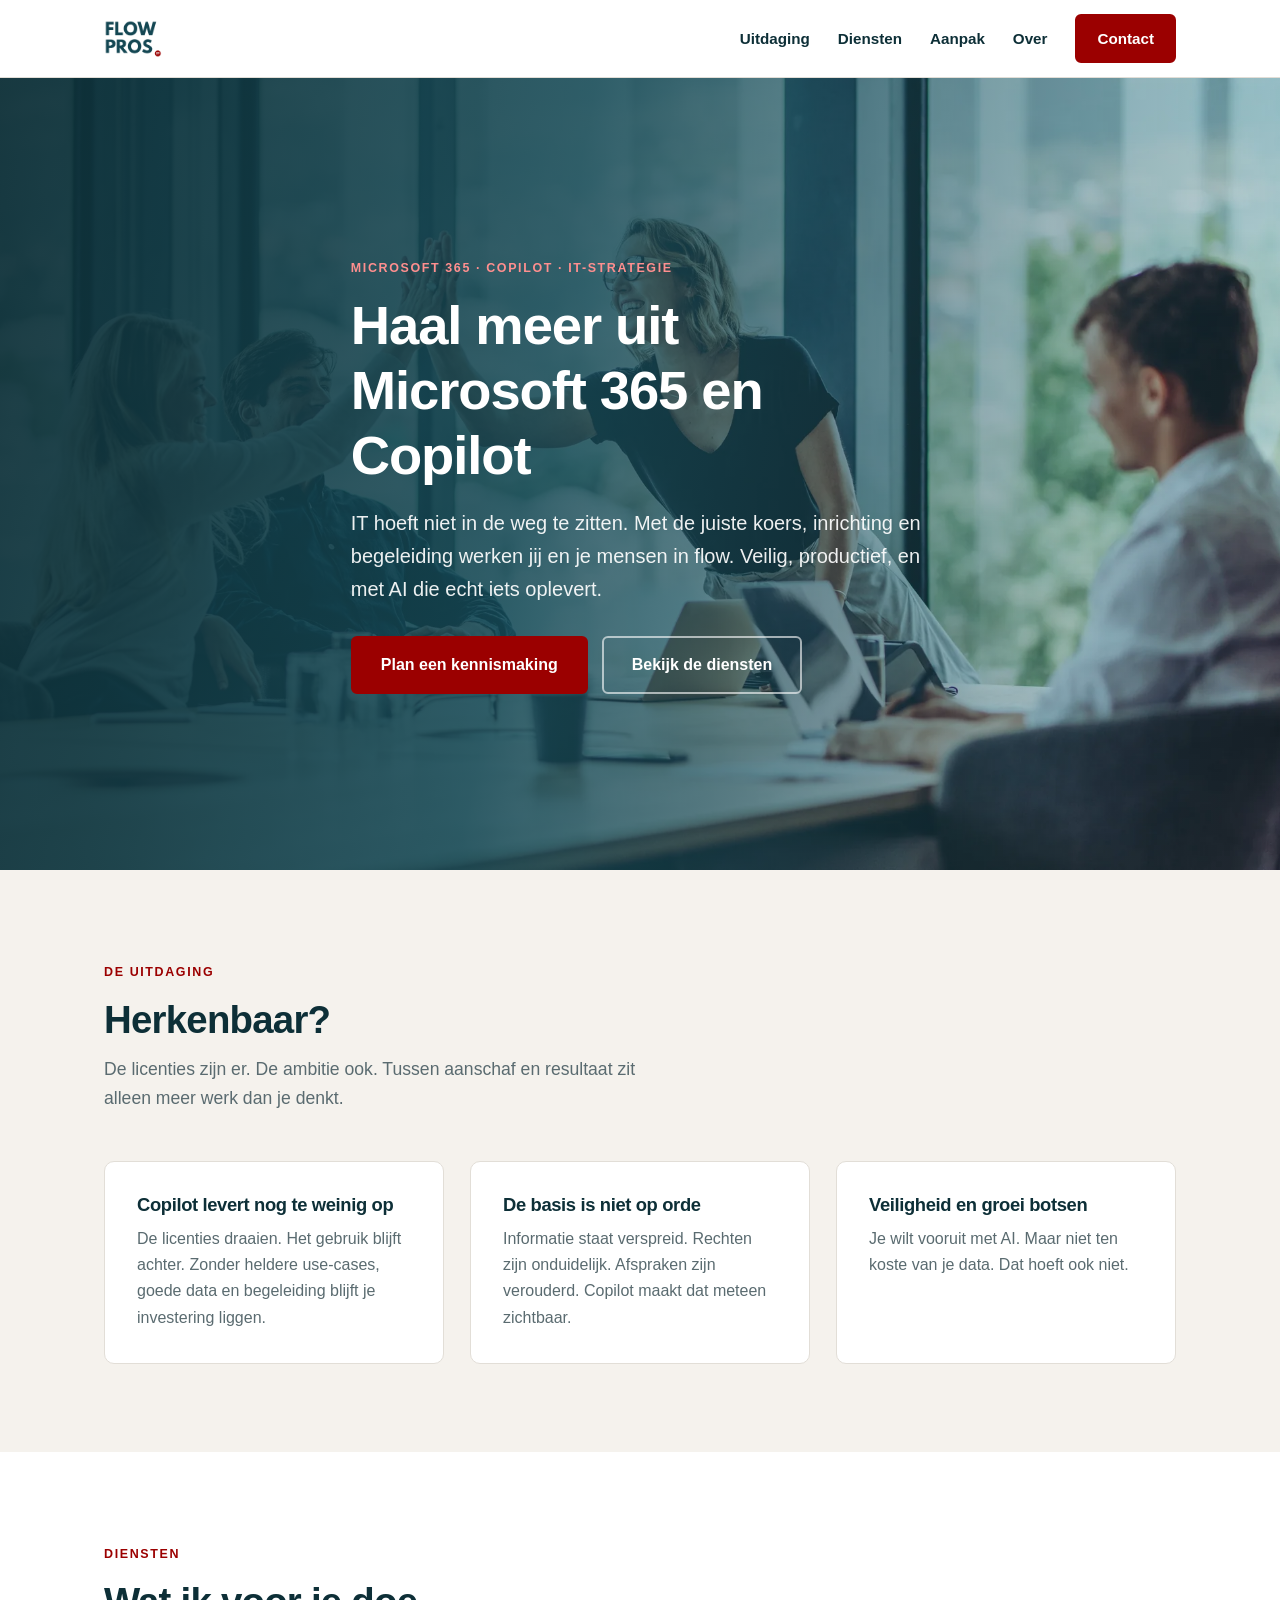
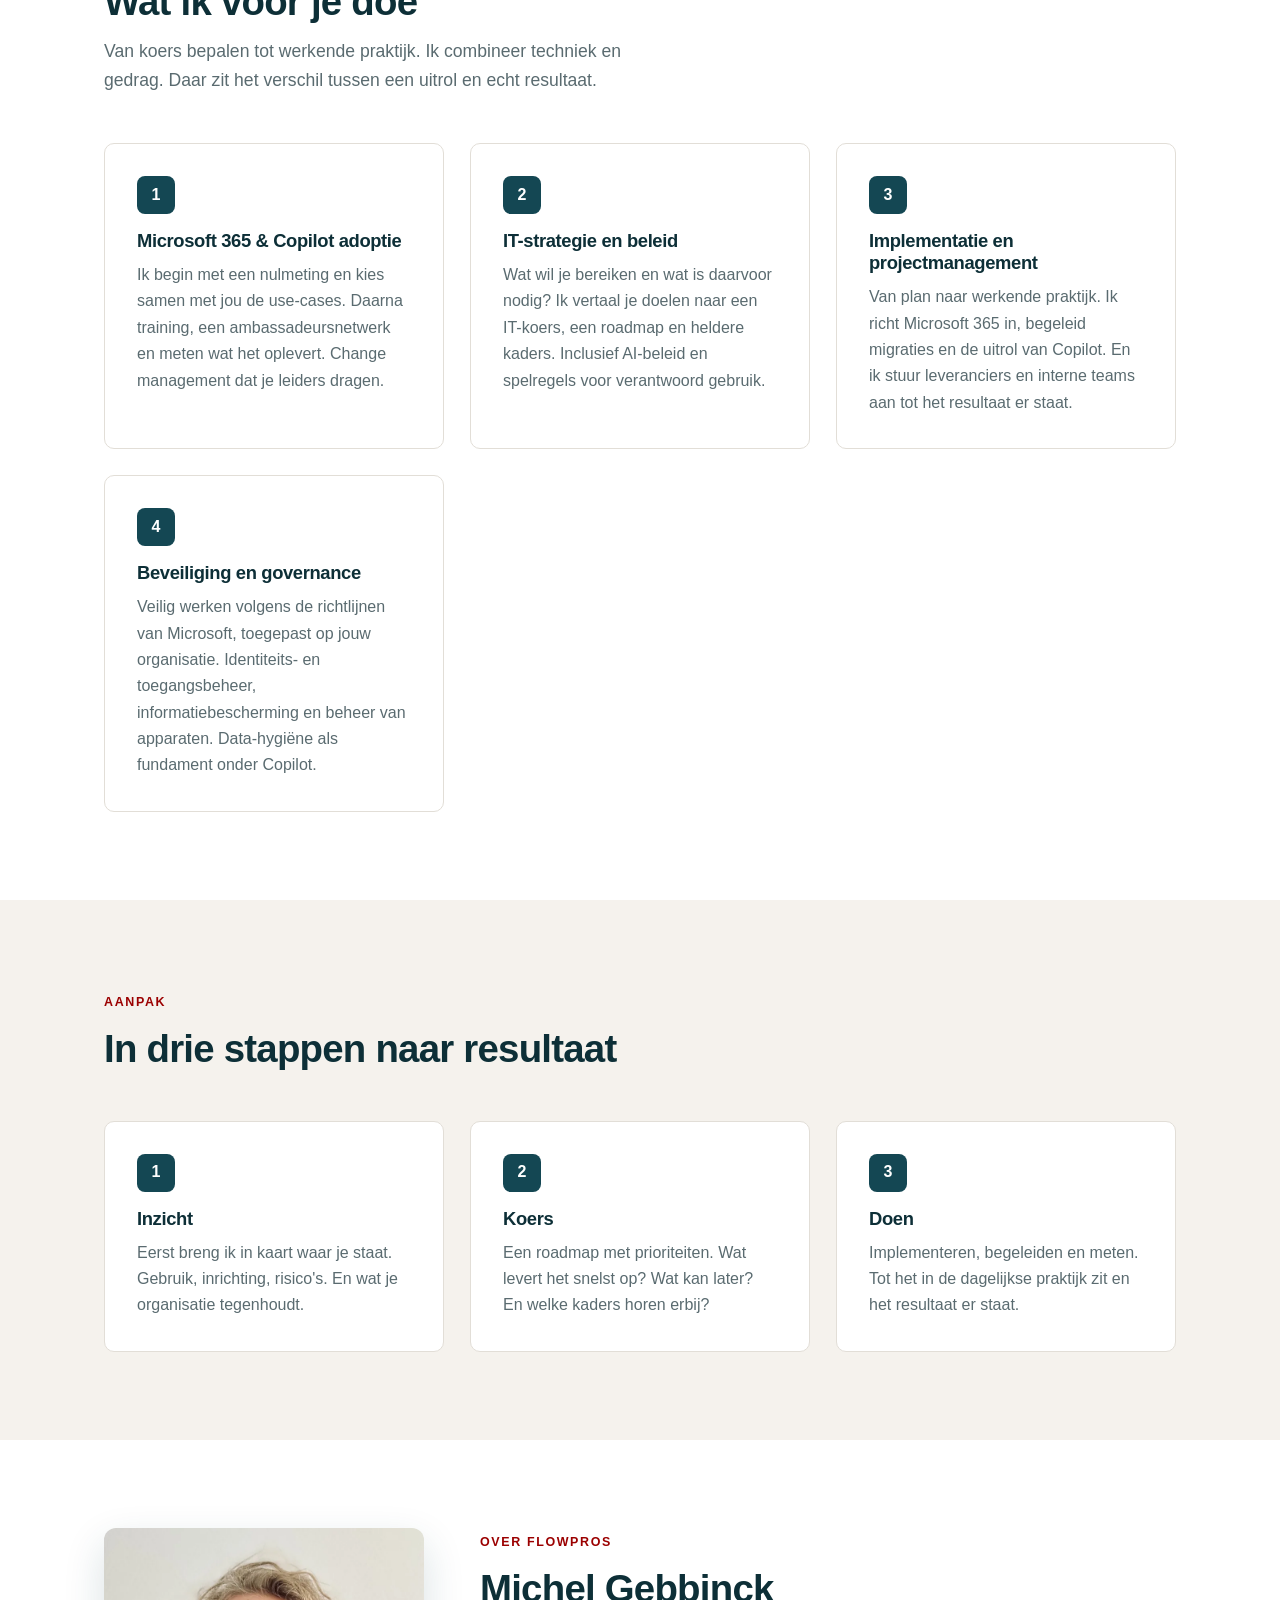
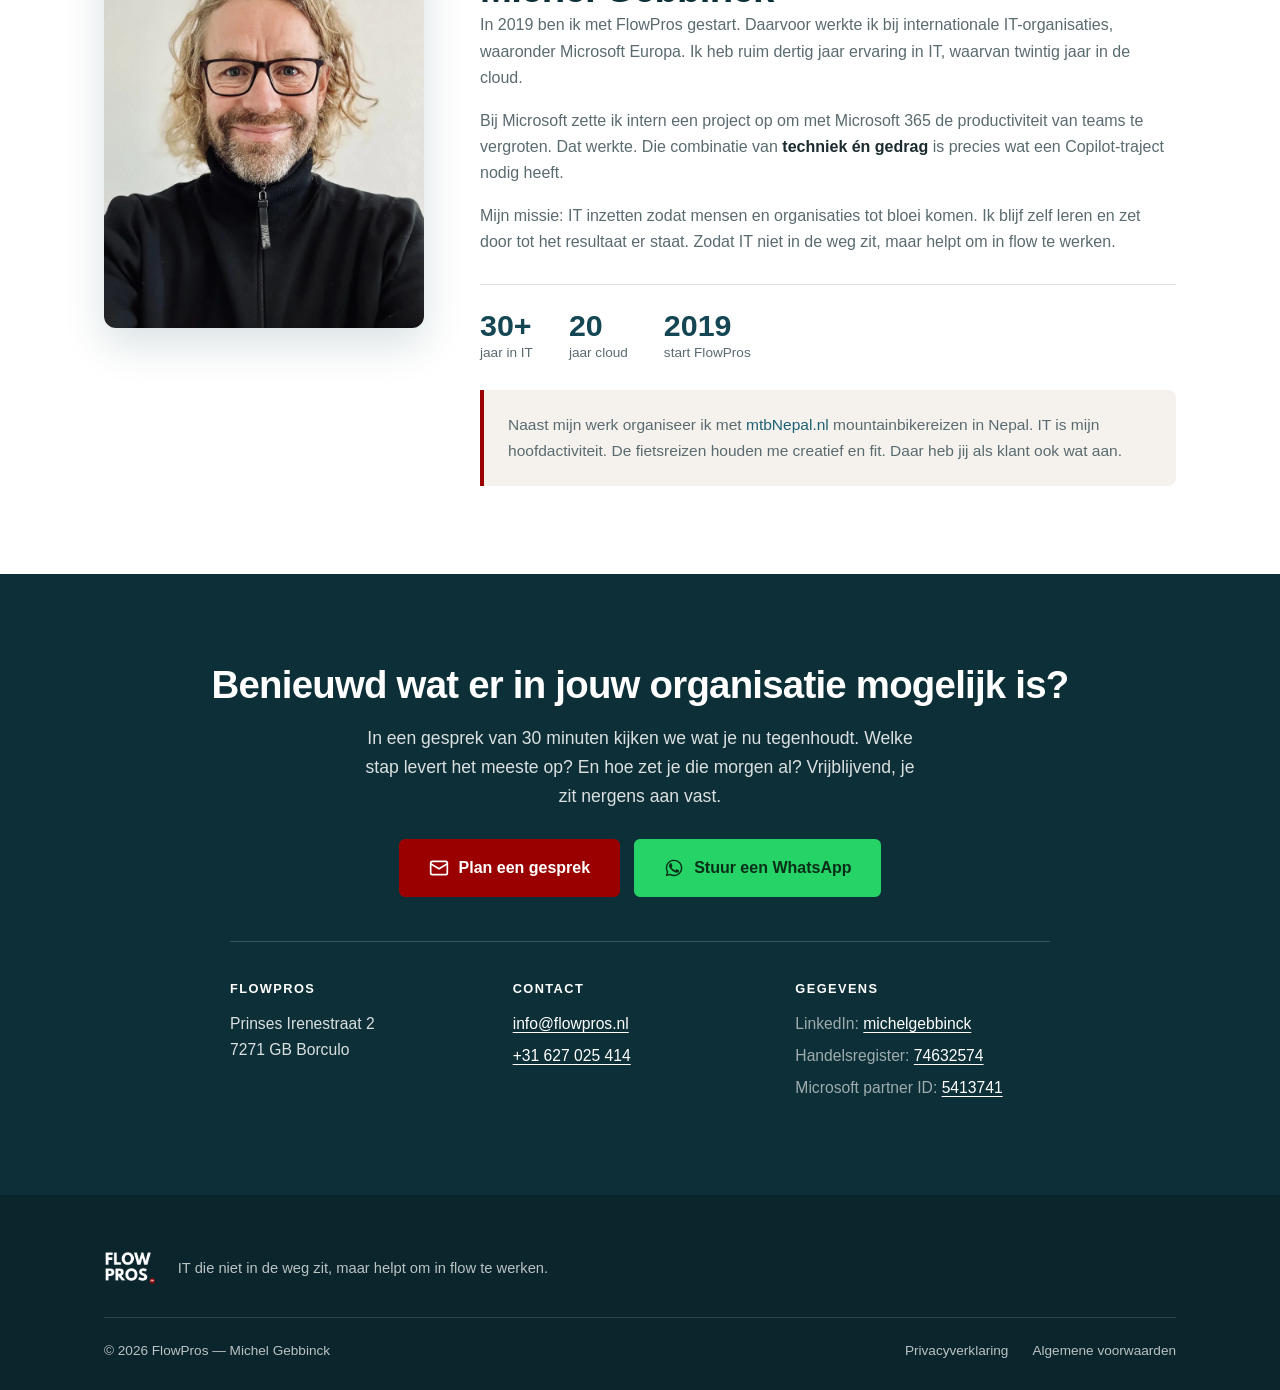
<file: index.html>
<!DOCTYPE html>
<html lang="nl">
<head>
<meta charset="utf-8">
<meta name="viewport" content="width=device-width,initial-scale=1">
<title>FlowPros — Microsoft 365, Copilot &amp; IT-strategie | Michel Gebbinck</title>
<meta name="description" content="Haal meer uit Microsoft 365 en Copilot. Ik help je met adoptie, IT-strategie en beleid, implementatie en beveiliging. FlowPros — Michel Gebbinck, Borculo.">
<link rel="canonical" href="https://www.flowpros.nl/">
<meta property="og:title" content="FlowPros — Microsoft 365, Copilot &amp; IT-strategie">
<meta property="og:description" content="IT hoeft niet in de weg te zitten. Meer halen uit Microsoft 365 en Copilot: veilig, productief, en met AI die echt iets oplevert.">
<meta property="og:type" content="website">
<meta property="og:locale" content="nl_NL">
<meta property="og:image" content="https://www.flowpros.nl/img/hero.webp">
<meta property="og:url" content="https://www.flowpros.nl/">
<meta property="og:site_name" content="FlowPros">
<meta name="twitter:card" content="summary_large_image">
<meta name="author" content="Michel Gebbinck">
<meta name="theme-color" content="#144753">
<link rel="icon" href="img/logo.webp">
<link rel="stylesheet" href="style.css">
<script type="application/ld+json">
{
  "@context": "https://schema.org",
  "@type": "ProfessionalService",
  "@id": "https://www.flowpros.nl/#flowpros",
  "name": "FlowPros",
  "description": "FlowPros helpt organisaties meer halen uit Microsoft 365 en Copilot: adoptie en change management, IT-strategie en beleid, implementatie, projectmanagement en beveiliging.",
  "url": "https://www.flowpros.nl/",
  "logo": "https://www.flowpros.nl/img/logo.webp",
  "image": "https://www.flowpros.nl/img/hero.webp",
  "email": "info@flowpros.nl",
  "telephone": "+31627025414",
  "vatID": "",
  "taxID": "74632574",
  "priceRange": "$$",
  "address": {
    "@type": "PostalAddress",
    "streetAddress": "Prinses Irenestraat 2",
    "postalCode": "7271 GB",
    "addressLocality": "Borculo",
    "addressCountry": "NL"
  },
  "areaServed": { "@type": "Country", "name": "Nederland" },
  "founder": {
    "@type": "Person",
    "name": "Michel Gebbinck",
    "jobTitle": "Consultant Microsoft 365, Copilot en IT-strategie",
    "image": "https://www.flowpros.nl/img/michel.webp",
    "sameAs": ["https://www.linkedin.com/in/michelgebbinck/"]
  },
  "sameAs": ["https://www.linkedin.com/in/michelgebbinck/"],
  "knowsAbout": ["Microsoft 365", "Microsoft Copilot", "IT-strategie", "IT-beleid", "Adoptie en change management", "Informatiebeveiliging", "Microsoft Teams", "SharePoint"],
  "hasOfferCatalog": {
    "@type": "OfferCatalog",
    "name": "Diensten",
    "itemListElement": [
      { "@type": "Offer", "itemOffered": { "@type": "Service", "name": "Microsoft 365 en Copilot adoptie", "description": "Van nulmeting en use-case selectie tot training, ambassadeursnetwerk en meten van resultaat." } },
      { "@type": "Offer", "itemOffered": { "@type": "Service", "name": "IT-strategie en beleid", "description": "Bedrijfsdoelen vertaald naar IT-koers, roadmap en heldere kaders, inclusief AI-beleid." } },
      { "@type": "Offer", "itemOffered": { "@type": "Service", "name": "Implementatie en projectmanagement", "description": "Inrichting van Microsoft 365, migraties, uitrol van Copilot en aansturing van leveranciers." } },
      { "@type": "Offer", "itemOffered": { "@type": "Service", "name": "Beveiliging en governance", "description": "Identiteits- en toegangsbeheer, informatiebescherming, data-hygiene en beheer van apparaten." } }
    ]
  }
}
</script>

</head>
<body>

<header class="site-header">
  <div class="header-in">
    <a class="logo" href="#top"><img src="img/logo.webp" alt="FlowPros" width="600" height="394"></a>
    <button class="nav-toggle" aria-label="Menu" aria-expanded="false" aria-controls="hoofdmenu">
      <span></span><span></span><span></span>
    </button>
    <nav class="nav" id="hoofdmenu">
      <a href="#uitdaging">Uitdaging</a>
      <a href="#diensten">Diensten</a>
      <a href="#aanpak">Aanpak</a>
      <a href="#over">Over</a>
      <a class="btn btn-sm" href="#contact">Contact</a>
    </nav>
  </div>
</header>

<main id="top">

<section class="hero">
  <img src="img/hero.webp" alt="Team viert samen een resultaat tijdens een overleg" width="2000" height="1174" fetchpriority="high">
  <div class="wrap">
    <span class="eyebrow" style="color:#ff8f8f">Microsoft 365 · Copilot · IT-strategie</span>
    <h1>Haal meer uit Microsoft&nbsp;365 en Copilot</h1>
    <p>IT hoeft niet in de weg te zitten. Met de juiste koers, inrichting en begeleiding werken jij en je mensen in flow. Veilig, productief, en met AI die echt iets oplevert.</p>
    <div class="hero-acties">
      <a class="btn" href="#contact">Plan een kennismaking</a>
      <a class="btn btn-licht" href="#diensten">Bekijk de diensten</a>
    </div>
  </div>
</section>

<section id="uitdaging" class="sect-zand">
  <div class="wrap">
    <div class="sect-kop">
      <span class="eyebrow">De uitdaging</span>
      <h2>Herkenbaar?</h2>
      <p>De licenties zijn er. De ambitie ook. Tussen aanschaf en resultaat zit alleen meer werk dan je denkt.</p>
    </div>
    <div class="grid grid-3">
      <article class="kaart">
        <h3>Copilot levert nog te weinig op</h3>
        <p>De licenties draaien. Het gebruik blijft achter. Zonder heldere use-cases, goede data en begeleiding blijft je investering liggen.</p>
      </article>
      <article class="kaart">
        <h3>De basis is niet op orde</h3>
        <p>Informatie staat verspreid. Rechten zijn onduidelijk. Afspraken zijn verouderd. Copilot maakt dat meteen zichtbaar.</p>
      </article>
      <article class="kaart">
        <h3>Veiligheid en groei botsen</h3>
        <p>Je wilt vooruit met AI. Maar niet ten koste van je data. Dat hoeft ook niet.</p>
      </article>
    </div>
  </div>
</section>

<section id="diensten">
  <div class="wrap">
    <div class="sect-kop">
      <span class="eyebrow">Diensten</span>
      <h2>Wat ik voor je doe</h2>
      <p>Van koers bepalen tot werkende praktijk. Ik combineer techniek en gedrag. Daar zit het verschil tussen een uitrol en echt resultaat.</p>
    </div>
    <div class="grid grid-2">
      <article class="kaart">
        <span class="nr">1</span>
        <h3>Microsoft 365 &amp; Copilot adoptie</h3>
        <p>Ik begin met een nulmeting en kies samen met jou de use-cases. Daarna training, een ambassadeursnetwerk en meten wat het oplevert. Change management dat je leiders dragen.</p>
      </article>
      <article class="kaart">
        <span class="nr">2</span>
        <h3>IT-strategie en beleid</h3>
        <p>Wat wil je bereiken en wat is daarvoor nodig? Ik vertaal je doelen naar een IT-koers, een roadmap en heldere kaders. Inclusief AI-beleid en spelregels voor verantwoord gebruik.</p>
      </article>
      <article class="kaart">
        <span class="nr">3</span>
        <h3>Implementatie en projectmanagement</h3>
        <p>Van plan naar werkende praktijk. Ik richt Microsoft 365 in, begeleid migraties en de uitrol van Copilot. En ik stuur leveranciers en interne teams aan tot het resultaat er staat.</p>
      </article>
      <article class="kaart">
        <span class="nr">4</span>
        <h3>Beveiliging en governance</h3>
        <p>Veilig werken volgens de richtlijnen van Microsoft, toegepast op jouw organisatie. Identiteits- en toegangsbeheer, informatiebescherming en beheer van apparaten. Data-hygiëne als fundament onder Copilot.</p>
      </article>
    </div>
  </div>
</section>

<section id="aanpak" class="sect-zand">
  <div class="wrap">
    <div class="sect-kop">
      <span class="eyebrow">Aanpak</span>
      <h2>In drie stappen naar resultaat</h2>
    </div>
    <div class="grid grid-3">
      <article class="kaart">
        <span class="nr">1</span>
        <h3>Inzicht</h3>
        <p>Eerst breng ik in kaart waar je staat. Gebruik, inrichting, risico's. En wat je organisatie tegenhoudt.</p>
      </article>
      <article class="kaart">
        <span class="nr">2</span>
        <h3>Koers</h3>
        <p>Een roadmap met prioriteiten. Wat levert het snelst op? Wat kan later? En welke kaders horen erbij?</p>
      </article>
      <article class="kaart">
        <span class="nr">3</span>
        <h3>Doen</h3>
        <p>Implementeren, begeleiden en meten. Tot het in de dagelijkse praktijk zit en het resultaat er staat.</p>
      </article>
    </div>
  </div>
</section>

<section id="over">
  <div class="wrap">
    <div class="over">
      <div class="over-foto">
        <img src="img/michel.webp" alt="Michel Gebbinck, oprichter van FlowPros" width="800" height="1000" loading="lazy">
      </div>
      <div class="over-tekst">
        <span class="eyebrow">Over FlowPros</span>
        <h2>Michel Gebbinck</h2>
        <p>In 2019 ben ik met FlowPros gestart. Daarvoor werkte ik bij internationale IT-organisaties, waaronder Microsoft Europa. Ik heb ruim dertig jaar ervaring in IT, waarvan twintig jaar in de cloud.</p>
        <p>Bij Microsoft zette ik intern een project op om met Microsoft 365 de productiviteit van teams te vergroten. Dat werkte. Die combinatie van <strong>techniek én gedrag</strong> is precies wat een Copilot-traject nodig heeft.</p>
        <p>Mijn missie: IT inzetten zodat mensen en organisaties tot bloei komen. Ik blijf zelf leren en zet door tot het resultaat er staat. Zodat IT niet in de weg zit, maar helpt om in flow te werken.</p>
        <div class="feiten">
          <div class="feit"><div class="n">30+</div><div class="l">jaar in IT</div></div>
          <div class="feit"><div class="n">20</div><div class="l">jaar cloud</div></div>
          <div class="feit"><div class="n">2019</div><div class="l">start FlowPros</div></div>
        </div>
        <div class="zijnoot">
          <p>Naast mijn werk organiseer ik met <a href="https://www.mtbnepal.nl" target="_blank" rel="noopener">mtbNepal.nl</a> mountainbikereizen in Nepal. IT is mijn hoofdactiviteit. De fietsreizen houden me creatief en fit. Daar heb jij als klant ook wat aan.</p>
        </div>
      </div>
    </div>
  </div>
</section>

<section id="contact" class="cta">
  <div class="wrap">
    <h2>Benieuwd wat er in jouw organisatie mogelijk is?</h2>
    <p>In een gesprek van 30 minuten kijken we wat je nu tegenhoudt. Welke stap levert het meeste op? En hoe zet je die morgen al? Vrijblijvend, je zit nergens aan vast.</p>
    <div class="cta-knoppen">
      <a class="btn" href="mailto:info@flowpros.nl?subject=Kennismaking%20FlowPros">
        <svg class="ico" viewBox="0 0 24 24" fill="none" stroke="currentColor" stroke-width="2" stroke-linecap="round" stroke-linejoin="round" aria-hidden="true"><rect x="2" y="4" width="20" height="16" rx="2"/><path d="m2 7 10 6 10-6"/></svg>
        Plan een gesprek
      </a>
      <a class="btn btn-wa" href="https://wa.me/31627025414" target="_blank" rel="noopener">
        <svg class="ico" viewBox="0 0 24 24" fill="currentColor" aria-hidden="true"><path d="M17.47 14.38c-.3-.15-1.75-.86-2.02-.96-.27-.1-.47-.15-.67.15-.2.3-.77.96-.94 1.16-.17.2-.35.22-.64.07-.3-.15-1.25-.46-2.38-1.47-.88-.78-1.47-1.75-1.64-2.05-.17-.3-.02-.46.13-.6.13-.14.3-.35.45-.52.15-.18.2-.3.3-.5.1-.2.05-.38-.02-.53-.08-.15-.67-1.6-.92-2.2-.24-.58-.49-.5-.67-.51h-.57c-.2 0-.52.07-.79.38-.27.3-1.04 1.02-1.04 2.48s1.06 2.88 1.21 3.08c.15.2 2.1 3.2 5.08 4.49.71.3 1.26.49 1.7.63.71.23 1.36.2 1.87.12.57-.09 1.75-.72 2-1.41.25-.7.25-1.29.17-1.41-.07-.13-.27-.2-.57-.35z"/><path d="M12.04 2C6.58 2 2.13 6.45 2.13 11.91c0 1.75.46 3.45 1.32 4.95L2 22l5.25-1.38a9.86 9.86 0 0 0 4.79 1.22h.01c5.46 0 9.91-4.45 9.91-9.91 0-2.65-1.03-5.14-2.9-7.01A9.82 9.82 0 0 0 12.04 2zm0 18.15h-.01c-1.48 0-2.94-.4-4.21-1.15l-.3-.18-3.12.82.83-3.04-.2-.31a8.21 8.21 0 0 1-1.26-4.38c0-4.54 3.7-8.23 8.24-8.23 2.2 0 4.27.86 5.82 2.42a8.18 8.18 0 0 1 2.41 5.82c0 4.54-3.69 8.23-8.2 8.23z"/></svg>
        Stuur een WhatsApp
      </a>
    </div>

    <div class="contact-info">
      <div>
        <h4>FlowPros</h4>
        <p>Prinses Irenestraat 2<br>7271 GB Borculo</p>
      </div>
      <div>
        <h4>Contact</h4>
        <p><a href="mailto:info@flowpros.nl">info@flowpros.nl</a></p>
        <p><a href="tel:+31627025414">+31 627 025 414</a></p>
      </div>
      <div>
        <h4>Gegevens</h4>
        <div class="rij"><span class="label">LinkedIn:</span> <a href="https://www.linkedin.com/in/michelgebbinck/" target="_blank" rel="noopener">michelgebbinck</a></div>
        <div class="rij"><span class="label">Handelsregister:</span> <a href="https://www.kvk.nl/bestellen/#/74632574000042574684" target="_blank" rel="noopener">74632574</a></div>
        <div class="rij"><span class="label">Microsoft partner ID:</span> <a href="https://www.microsoft.com/nl-nl/solution-providers/partnerdetails/flowpros_3ee1bde8-e8cf-4bba-b5d1-eec36bbd3660/aac52212-56aa-4d69-8d8a-f1f6c12d0b8d" target="_blank" rel="noopener">5413741</a></div>
      </div>
    </div>
  </div>
</section>

</main>

<footer class="site-footer">
  <div class="wrap">
    <div class="footer-merk">
      <img src="img/logo-wit.webp" alt="FlowPros" width="600" height="394">
      <p>IT die niet in de weg zit, maar helpt om in flow te werken.</p>
    </div>
    <div class="footer-onder">
      <span>&copy; 2026 FlowPros — Michel Gebbinck</span>
      <span class="footer-juridisch"><a href="privacy.html">Privacyverklaring</a><a href="voorwaarden.html">Algemene voorwaarden</a></span>
    </div>
  </div>
</footer>

<script>
document.querySelector('.nav-toggle').addEventListener('click',function(){
  var n=document.getElementById('hoofdmenu');
  n.classList.toggle('open');
  this.setAttribute('aria-expanded',n.classList.contains('open'));
});
document.querySelectorAll('#hoofdmenu a').forEach(function(a){
  a.addEventListener('click',function(){document.getElementById('hoofdmenu').classList.remove('open');});
});
</script>
</body>
</html>
</file>
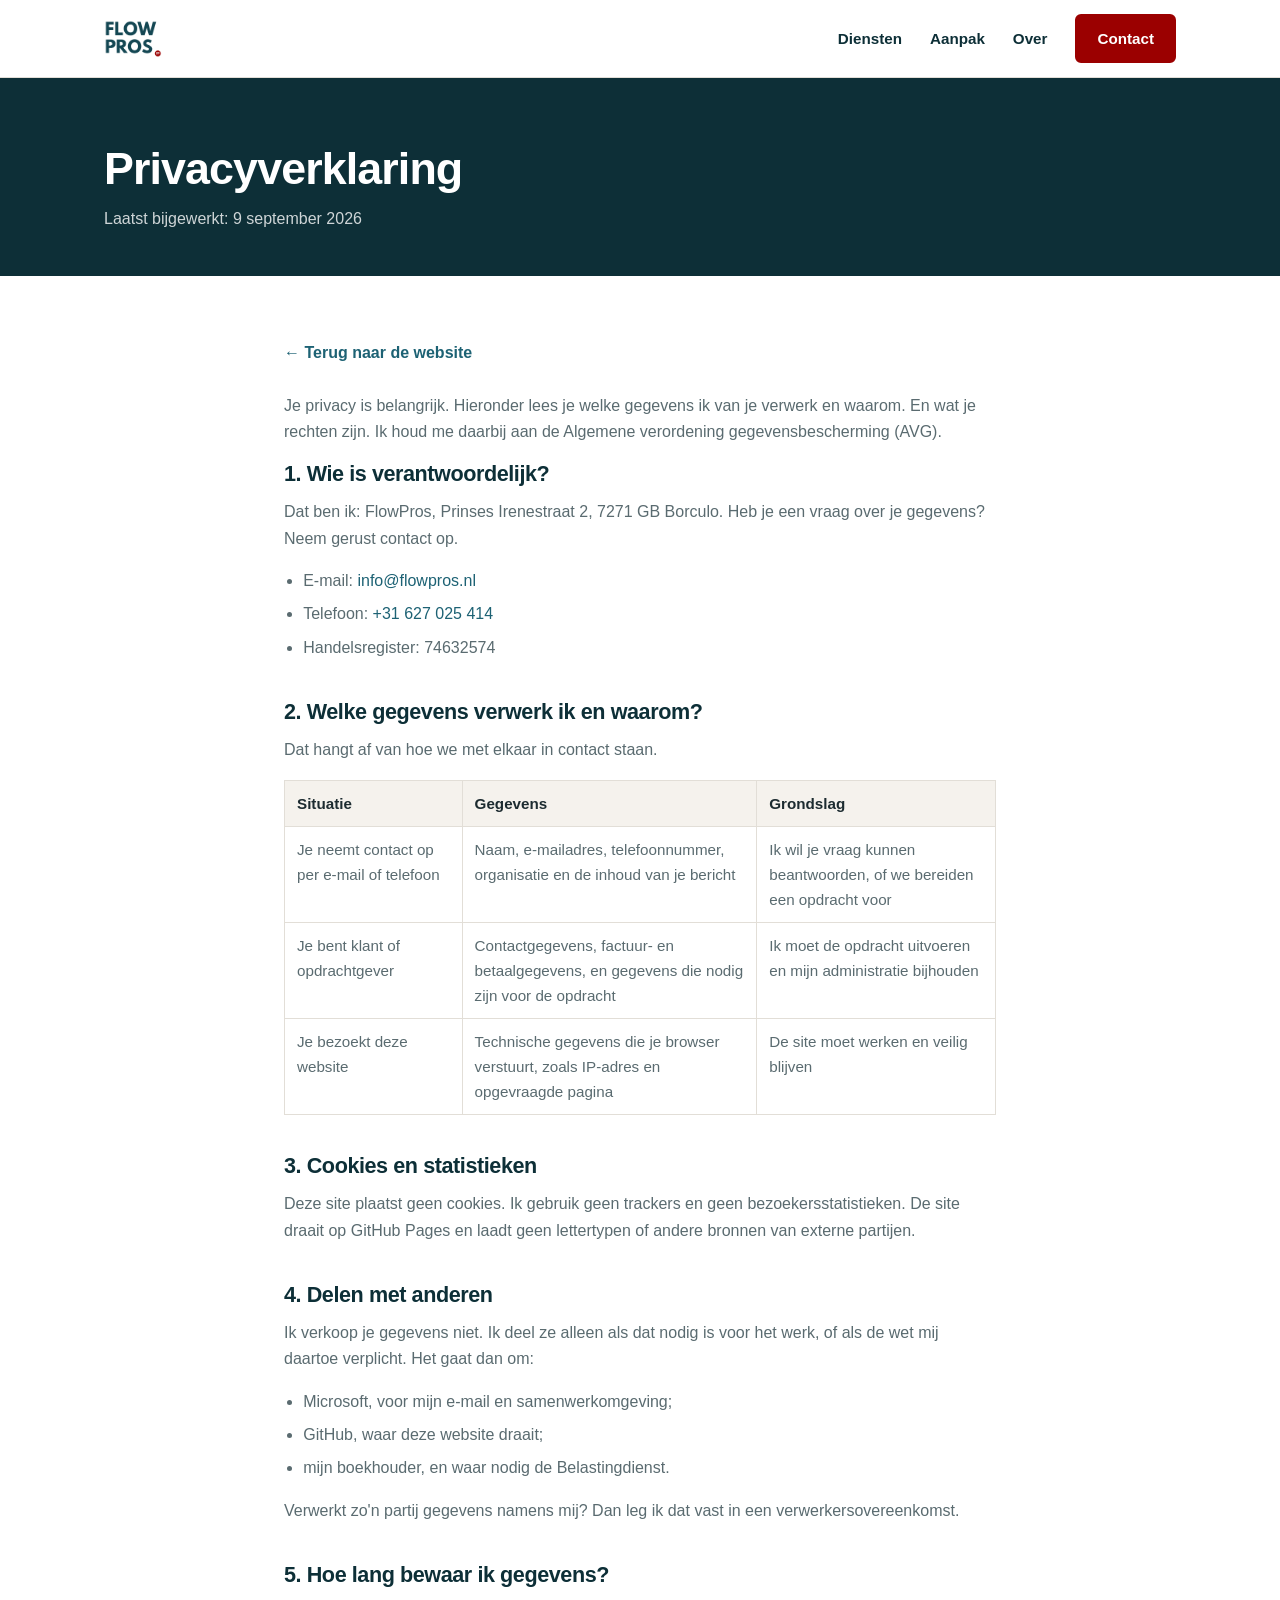
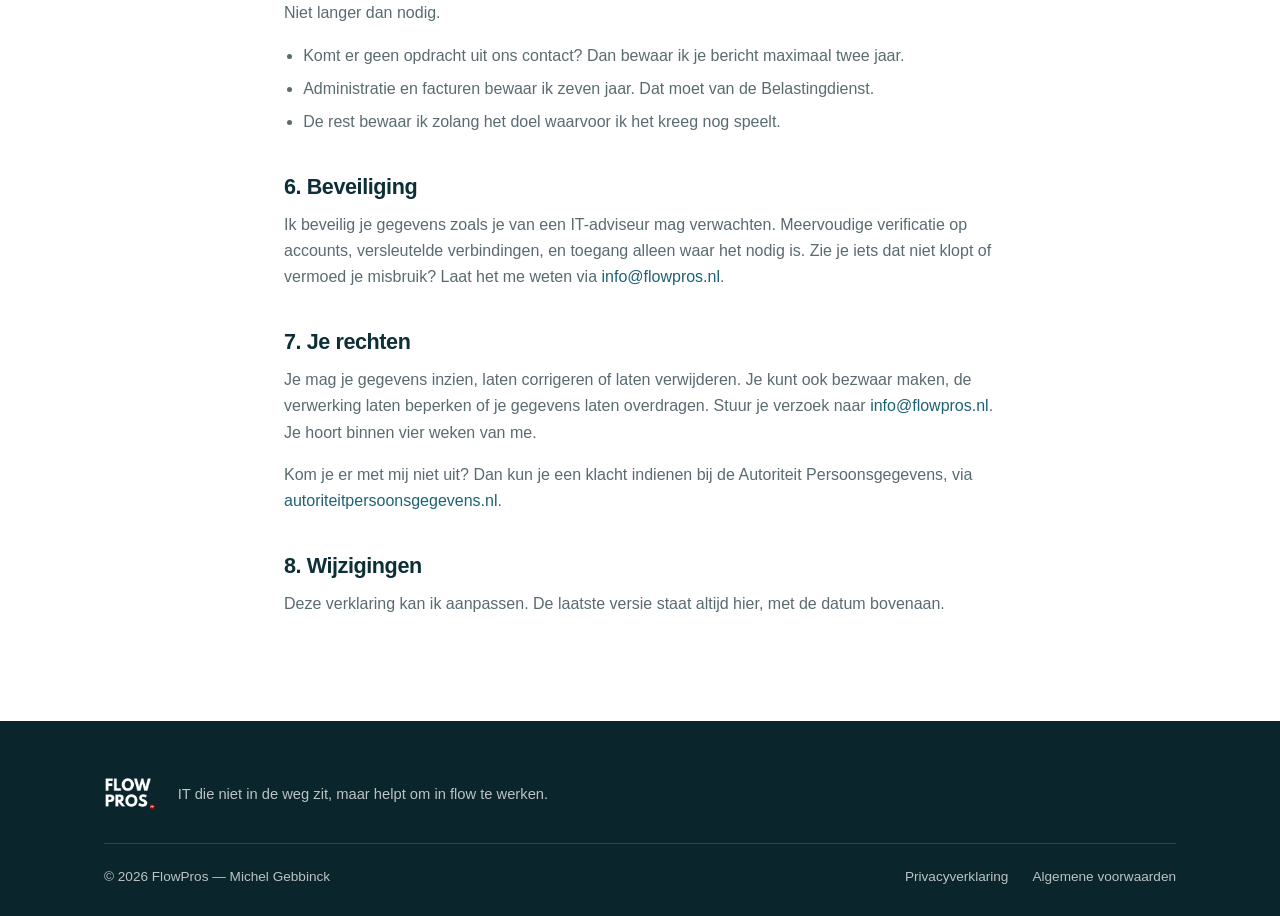
<file: privacy.html>
<!DOCTYPE html>
<html lang="nl">
<head>
<meta charset="utf-8">
<meta name="viewport" content="width=device-width,initial-scale=1">
<meta name="theme-color" content="#144753">
<link rel="icon" href="img/logo.webp">
<link rel="stylesheet" href="style.css">
<link rel="canonical" href="https://www.flowpros.nl/privacy.html">
<title>Privacyverklaring | FlowPros</title>
<meta name="description" content="Privacyverklaring van FlowPros: welke gegevens ik verwerk, waarom, hoe lang ik ze bewaar en welke rechten je hebt.">
<meta name="robots" content="noindex,follow">
</head>
<body>
<header class="site-header">
  <div class="header-in">
    <a class="logo" href="index.html"><img src="img/logo.webp" alt="FlowPros" width="600" height="394"></a>
    <button class="nav-toggle" aria-label="Menu" aria-expanded="false" aria-controls="hoofdmenu">
      <span></span><span></span><span></span>
    </button>
    <nav class="nav" id="hoofdmenu">
      <a href="index.html#diensten">Diensten</a>
      <a href="index.html#aanpak">Aanpak</a>
      <a href="index.html#over">Over</a>
      <a class="btn btn-sm" href="index.html#contact">Contact</a>
    </nav>
  </div>
</header>
<main>
<section class="pagina-kop">
  <div class="wrap">
    <h1>Privacyverklaring</h1>
    <p>Laatst bijgewerkt: 9 september 2026</p>
  </div>
</section>

<section class="juridisch">
  <div class="wrap">
    <a class="terug" href="index.html">&larr; Terug naar de website</a>

    <p>Je privacy is belangrijk. Hieronder lees je welke gegevens ik van je verwerk en waarom. En wat je rechten zijn. Ik houd me daarbij aan de Algemene verordening gegevensbescherming (AVG).</p>

    <h2>1. Wie is verantwoordelijk?</h2>
    <p>Dat ben ik: FlowPros, Prinses Irenestraat 2, 7271 GB Borculo. Heb je een vraag over je gegevens? Neem gerust contact op.</p>
    <ul>
      <li>E-mail: <a href="mailto:info@flowpros.nl">info@flowpros.nl</a></li>
      <li>Telefoon: <a href="tel:+31627025414">+31 627 025 414</a></li>
      <li>Handelsregister: 74632574</li>
    </ul>

    <h2>2. Welke gegevens verwerk ik en waarom?</h2>
    <p>Dat hangt af van hoe we met elkaar in contact staan.</p>
    <table>
      <tr><th>Situatie</th><th>Gegevens</th><th>Grondslag</th></tr>
      <tr>
        <td>Je neemt contact op per e-mail of telefoon</td>
        <td>Naam, e-mailadres, telefoonnummer, organisatie en de inhoud van je bericht</td>
        <td>Ik wil je vraag kunnen beantwoorden, of we bereiden een opdracht voor</td>
      </tr>
      <tr>
        <td>Je bent klant of opdrachtgever</td>
        <td>Contactgegevens, factuur- en betaalgegevens, en gegevens die nodig zijn voor de opdracht</td>
        <td>Ik moet de opdracht uitvoeren en mijn administratie bijhouden</td>
      </tr>
      <tr>
        <td>Je bezoekt deze website</td>
        <td>Technische gegevens die je browser verstuurt, zoals IP-adres en opgevraagde pagina</td>
        <td>De site moet werken en veilig blijven</td>
      </tr>
    </table>

    <h2>3. Cookies en statistieken</h2>
    <p>Deze site plaatst geen cookies. Ik gebruik geen trackers en geen bezoekersstatistieken. De site draait op GitHub Pages en laadt geen lettertypen of andere bronnen van externe partijen.</p>

    <h2>4. Delen met anderen</h2>
    <p>Ik verkoop je gegevens niet. Ik deel ze alleen als dat nodig is voor het werk, of als de wet mij daartoe verplicht. Het gaat dan om:</p>
    <ul>
      <li>Microsoft, voor mijn e-mail en samenwerkomgeving;</li>
      <li>GitHub, waar deze website draait;</li>
      <li>mijn boekhouder, en waar nodig de Belastingdienst.</li>
    </ul>
    <p>Verwerkt zo'n partij gegevens namens mij? Dan leg ik dat vast in een verwerkersovereenkomst.</p>

    <h2>5. Hoe lang bewaar ik gegevens?</h2>
    <p>Niet langer dan nodig.</p>
    <ul>
      <li>Komt er geen opdracht uit ons contact? Dan bewaar ik je bericht maximaal twee jaar.</li>
      <li>Administratie en facturen bewaar ik zeven jaar. Dat moet van de Belastingdienst.</li>
      <li>De rest bewaar ik zolang het doel waarvoor ik het kreeg nog speelt.</li>
    </ul>

    <h2>6. Beveiliging</h2>
    <p>Ik beveilig je gegevens zoals je van een IT-adviseur mag verwachten. Meervoudige verificatie op accounts, versleutelde verbindingen, en toegang alleen waar het nodig is. Zie je iets dat niet klopt of vermoed je misbruik? Laat het me weten via <a href="mailto:info@flowpros.nl">info@flowpros.nl</a>.</p>

    <h2>7. Je rechten</h2>
    <p>Je mag je gegevens inzien, laten corrigeren of laten verwijderen. Je kunt ook bezwaar maken, de verwerking laten beperken of je gegevens laten overdragen. Stuur je verzoek naar <a href="mailto:info@flowpros.nl">info@flowpros.nl</a>. Je hoort binnen vier weken van me.</p>
    <p>Kom je er met mij niet uit? Dan kun je een klacht indienen bij de Autoriteit Persoonsgegevens, via <a href="https://www.autoriteitpersoonsgegevens.nl" target="_blank" rel="noopener">autoriteitpersoonsgegevens.nl</a>.</p>

    <h2>8. Wijzigingen</h2>
    <p>Deze verklaring kan ik aanpassen. De laatste versie staat altijd hier, met de datum bovenaan.</p>
  </div>
</section>
</main>
<footer class="site-footer">
  <div class="wrap">
    <div class="footer-merk">
      <img src="img/logo-wit.webp" alt="FlowPros" width="600" height="394">
      <p>IT die niet in de weg zit, maar helpt om in flow te werken.</p>
    </div>
    <div class="footer-onder">
      <span>&copy; 2026 FlowPros — Michel Gebbinck</span>
      <span class="footer-juridisch"><a href="privacy.html">Privacyverklaring</a><a href="voorwaarden.html">Algemene voorwaarden</a></span>
    </div>
  </div>
</footer>
<script>
document.querySelector('.nav-toggle').addEventListener('click',function(){
  var n=document.getElementById('hoofdmenu');
  n.classList.toggle('open');
  this.setAttribute('aria-expanded',n.classList.contains('open'));
});
</script>
</body></html>
</file>
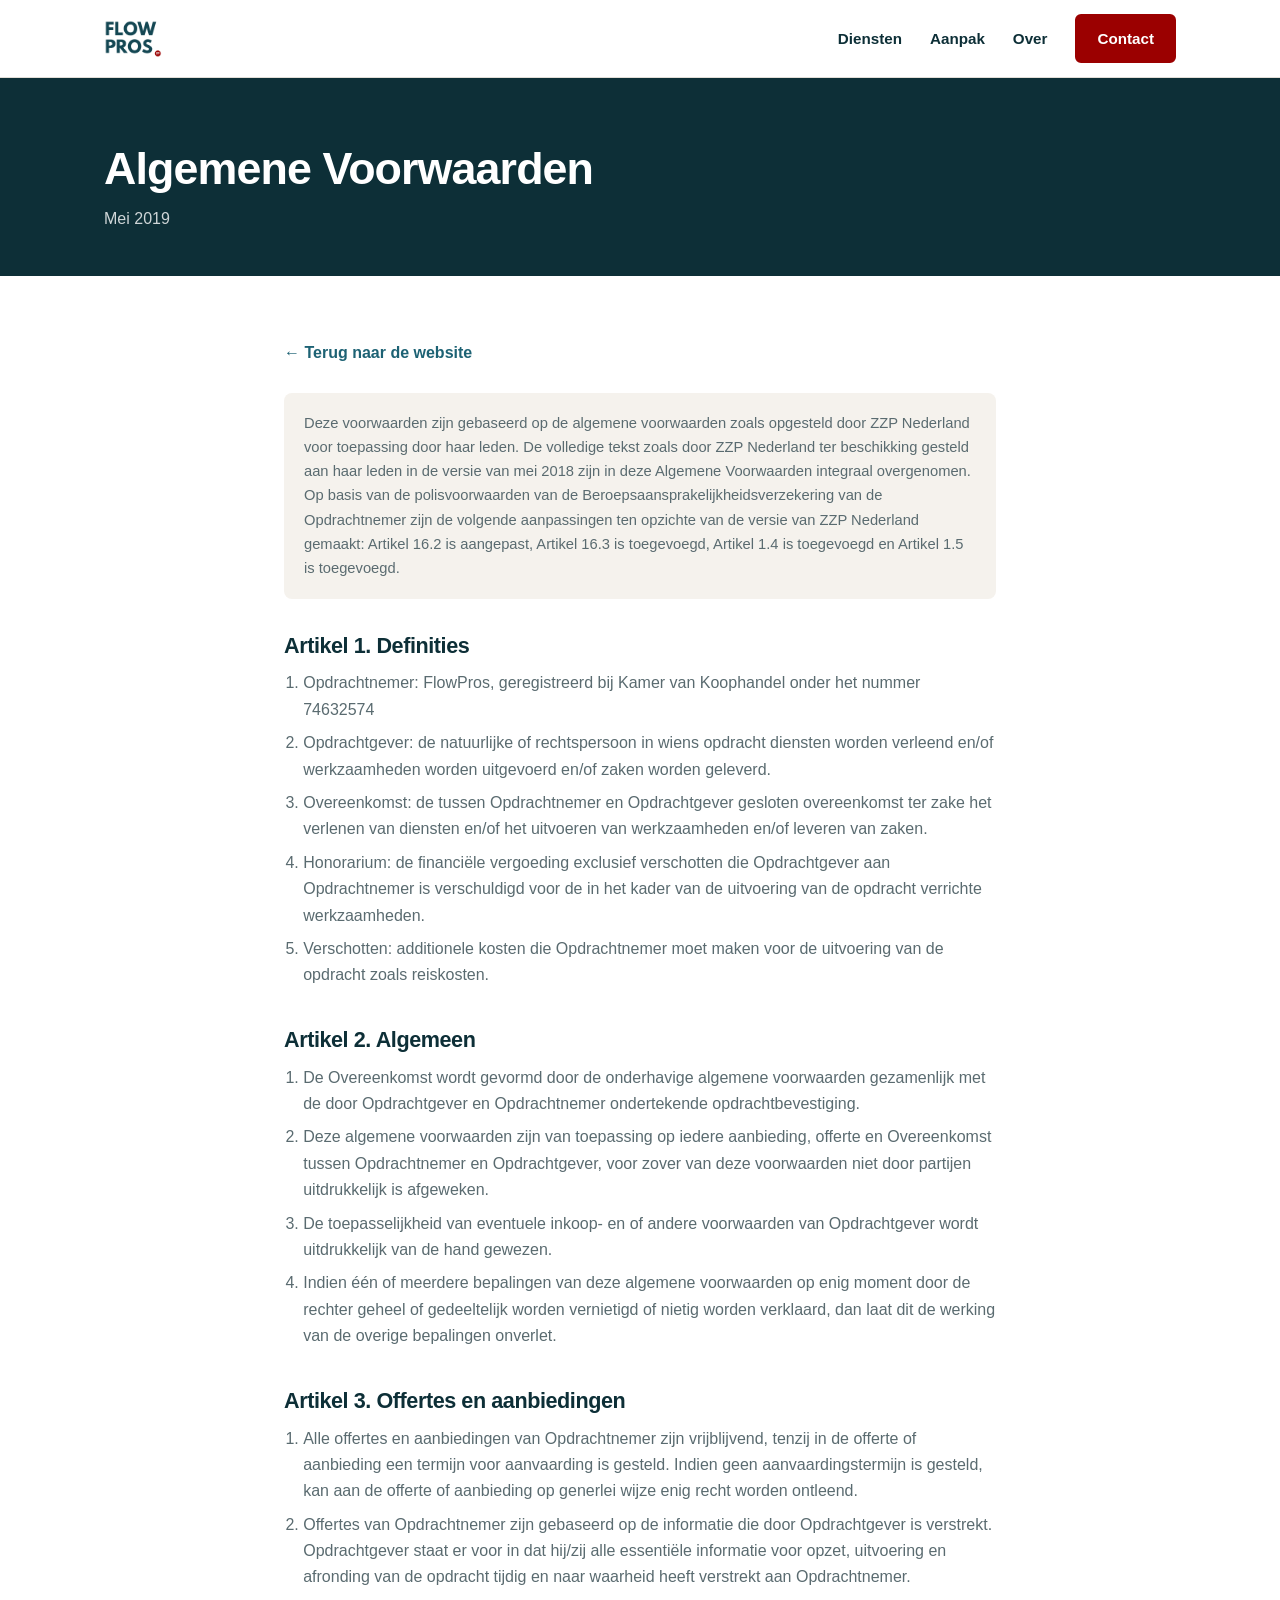
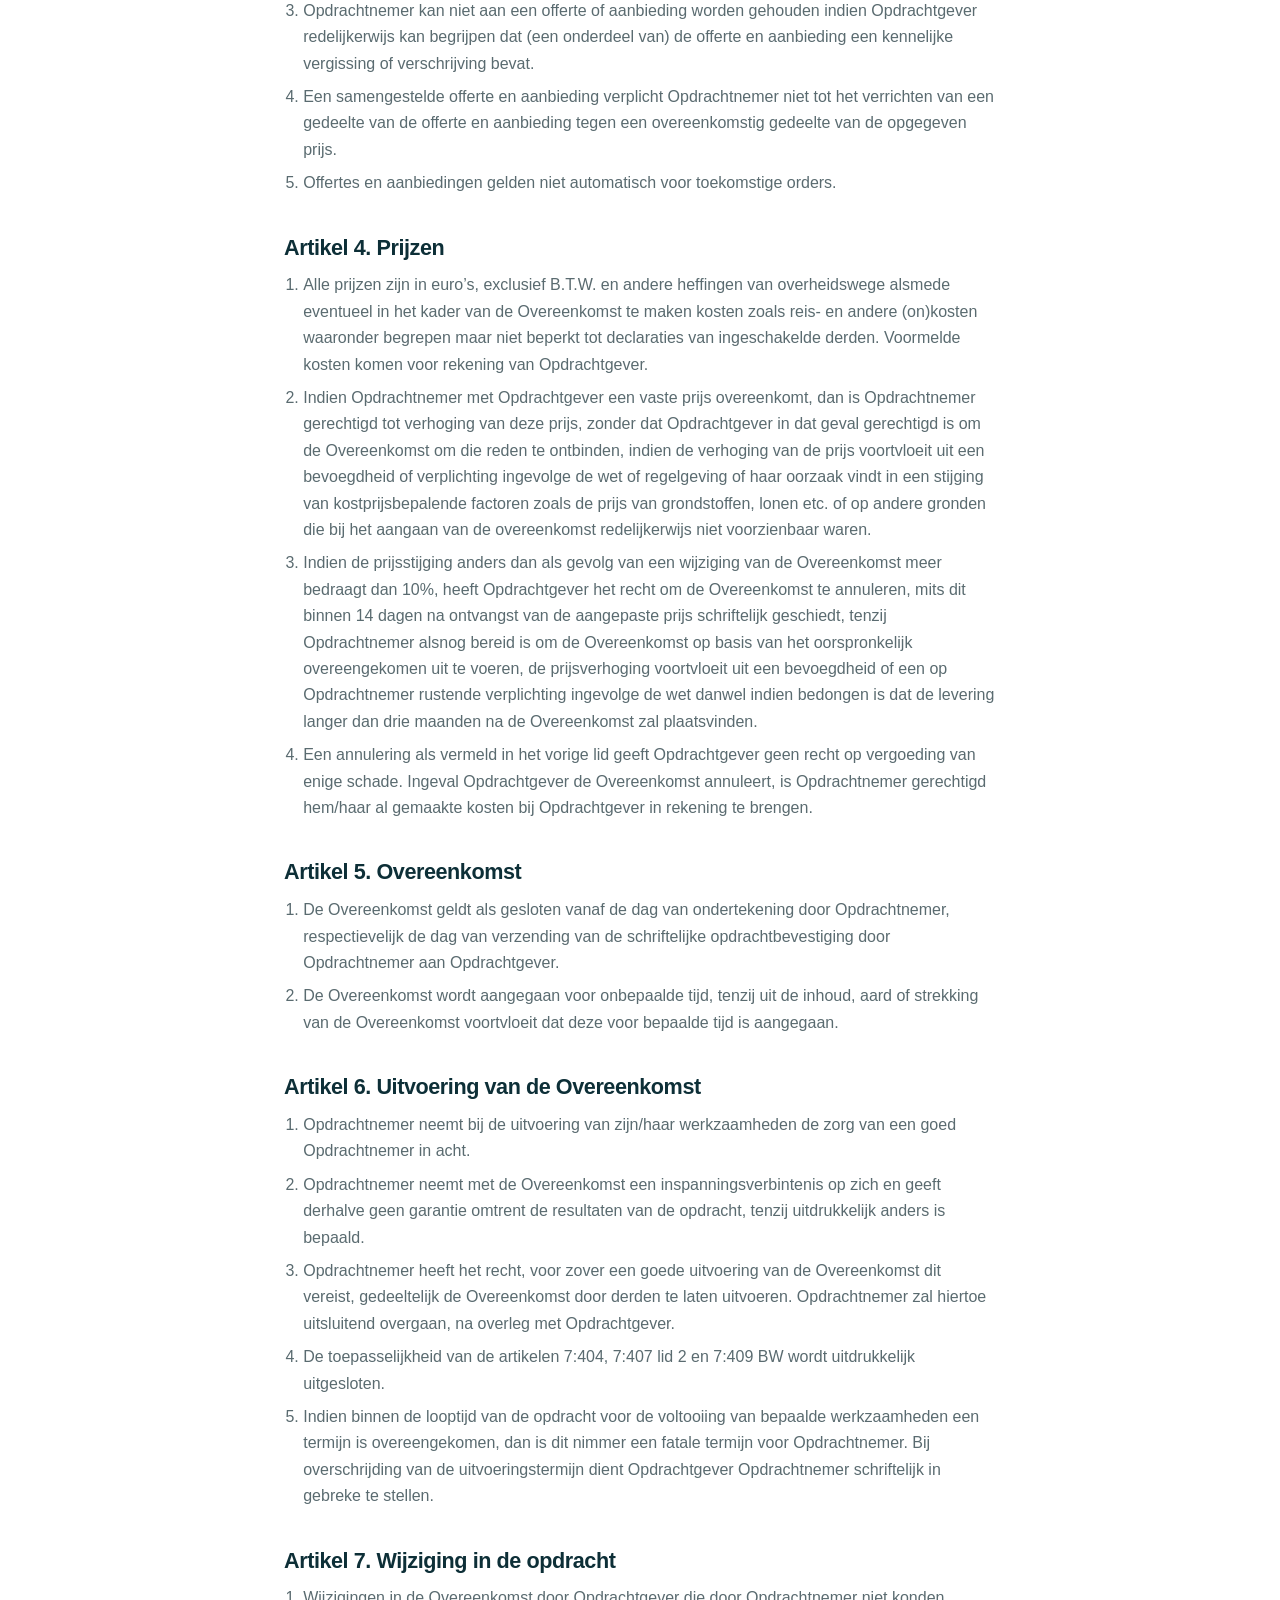
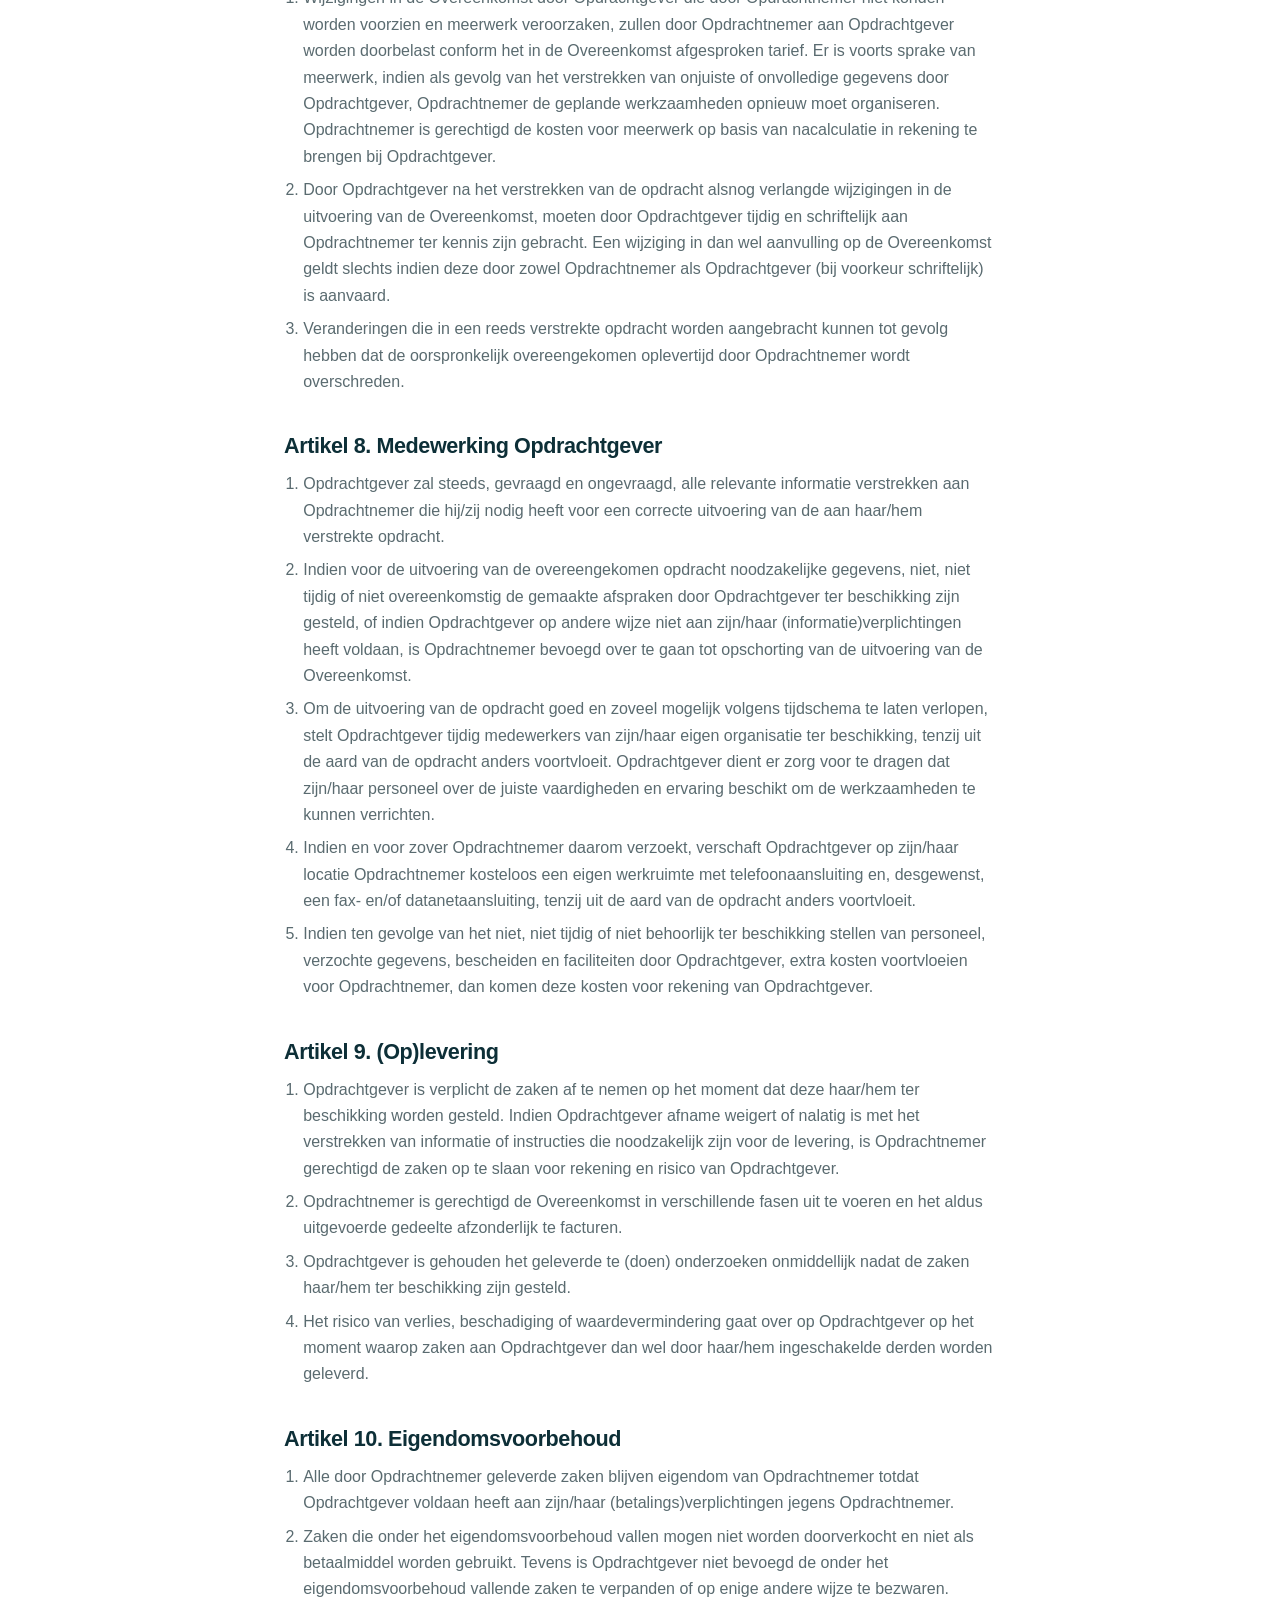
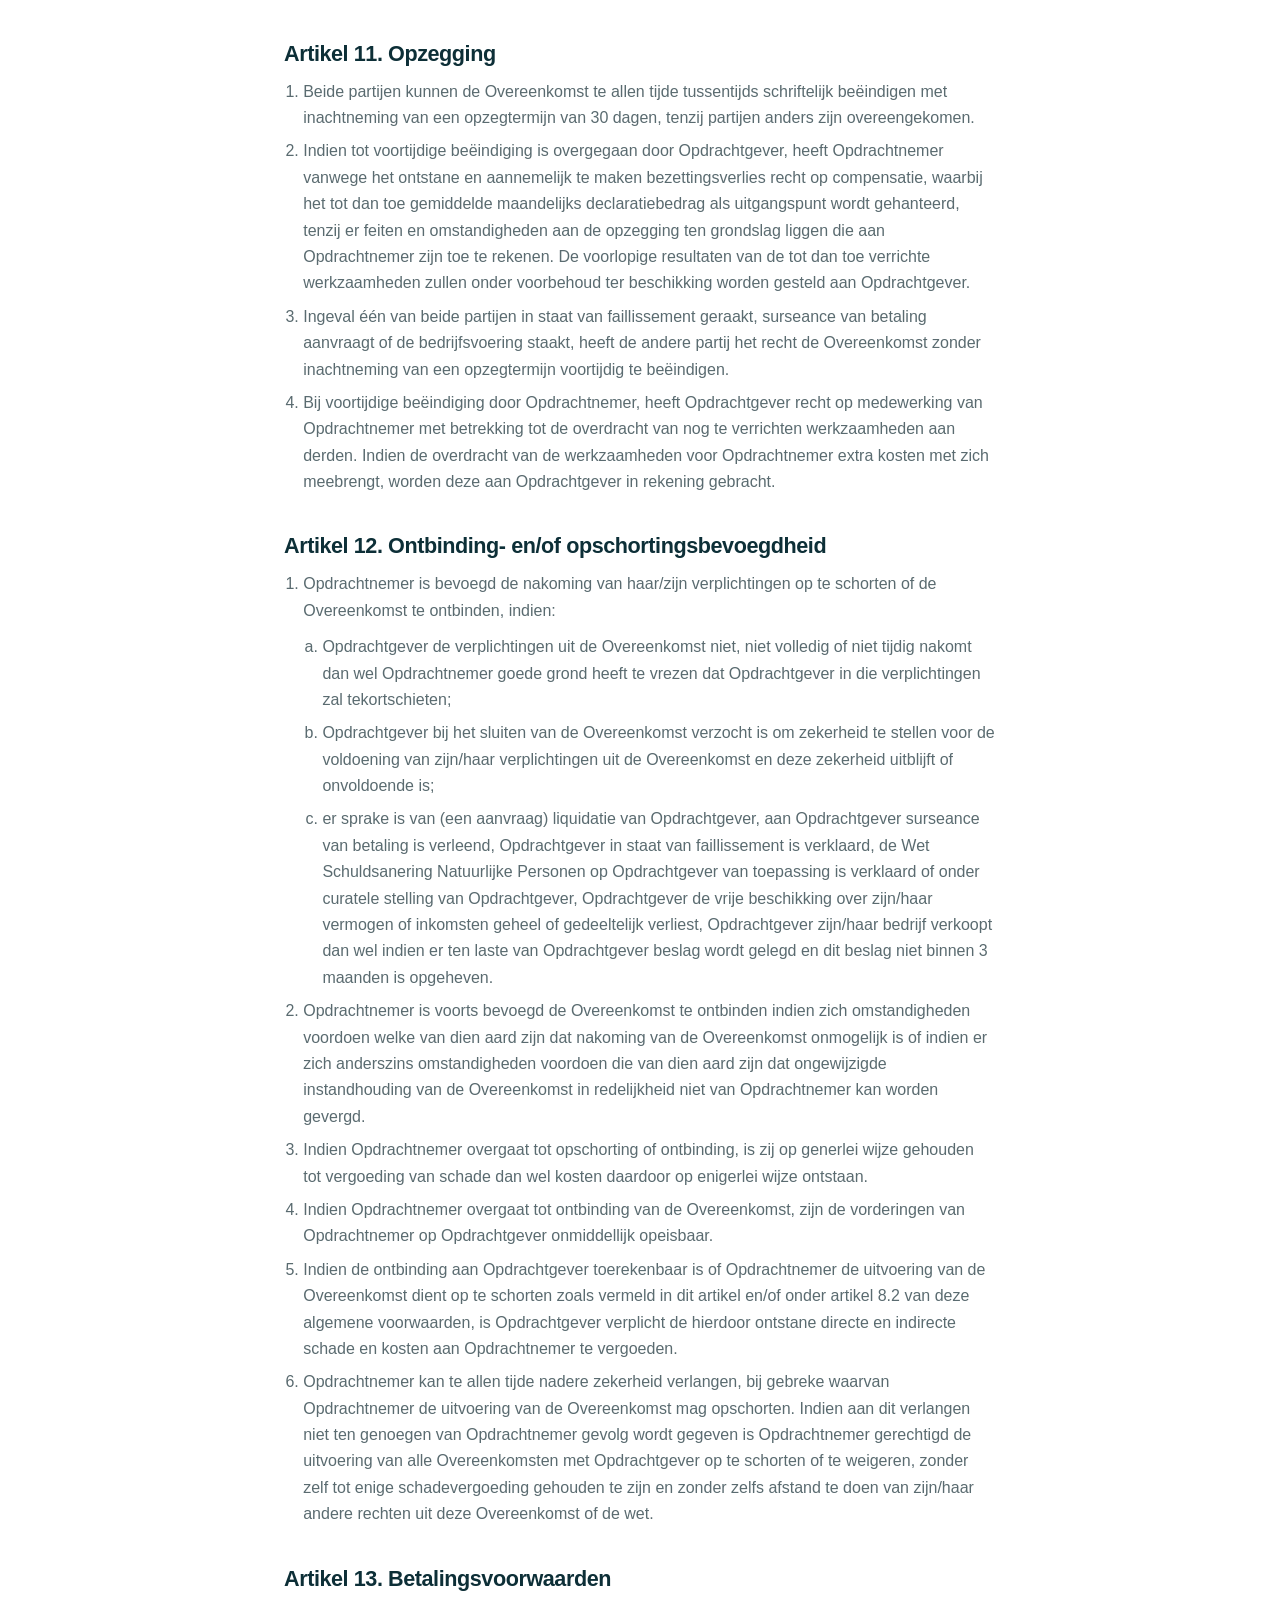
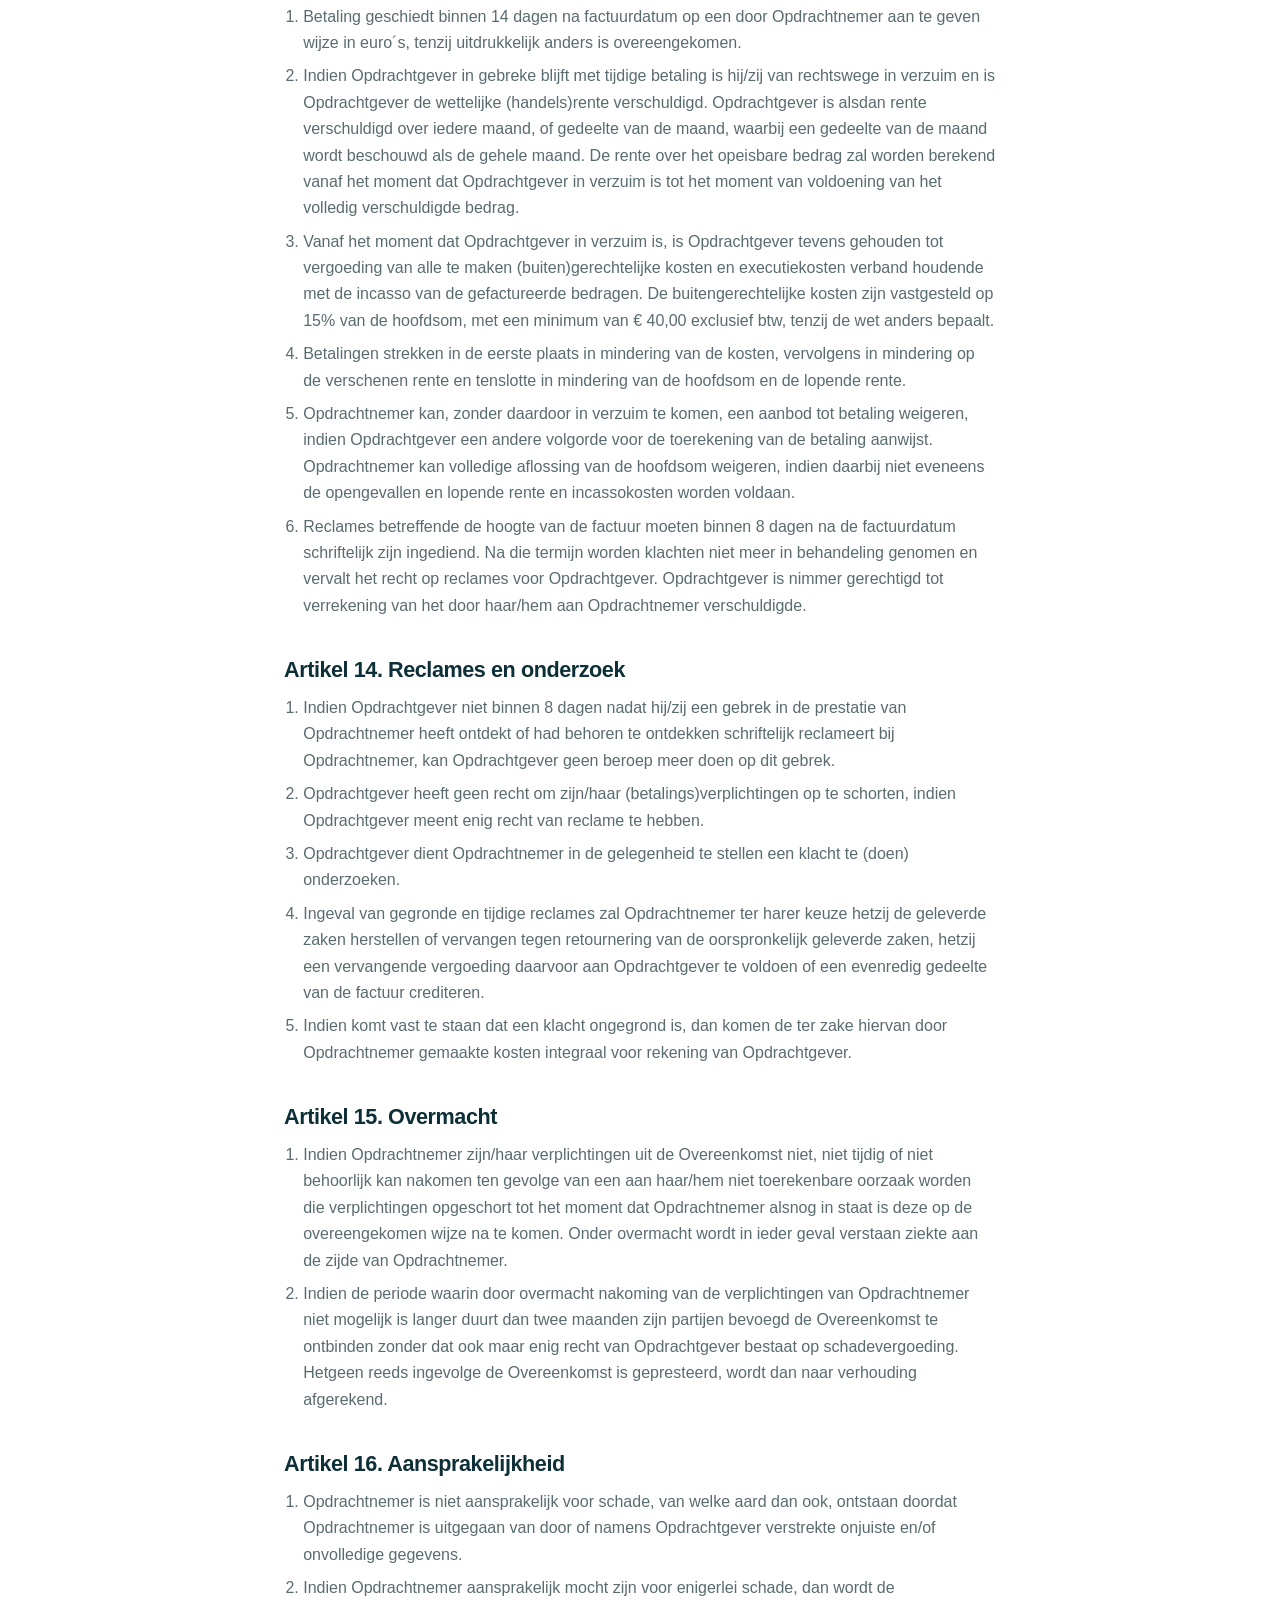
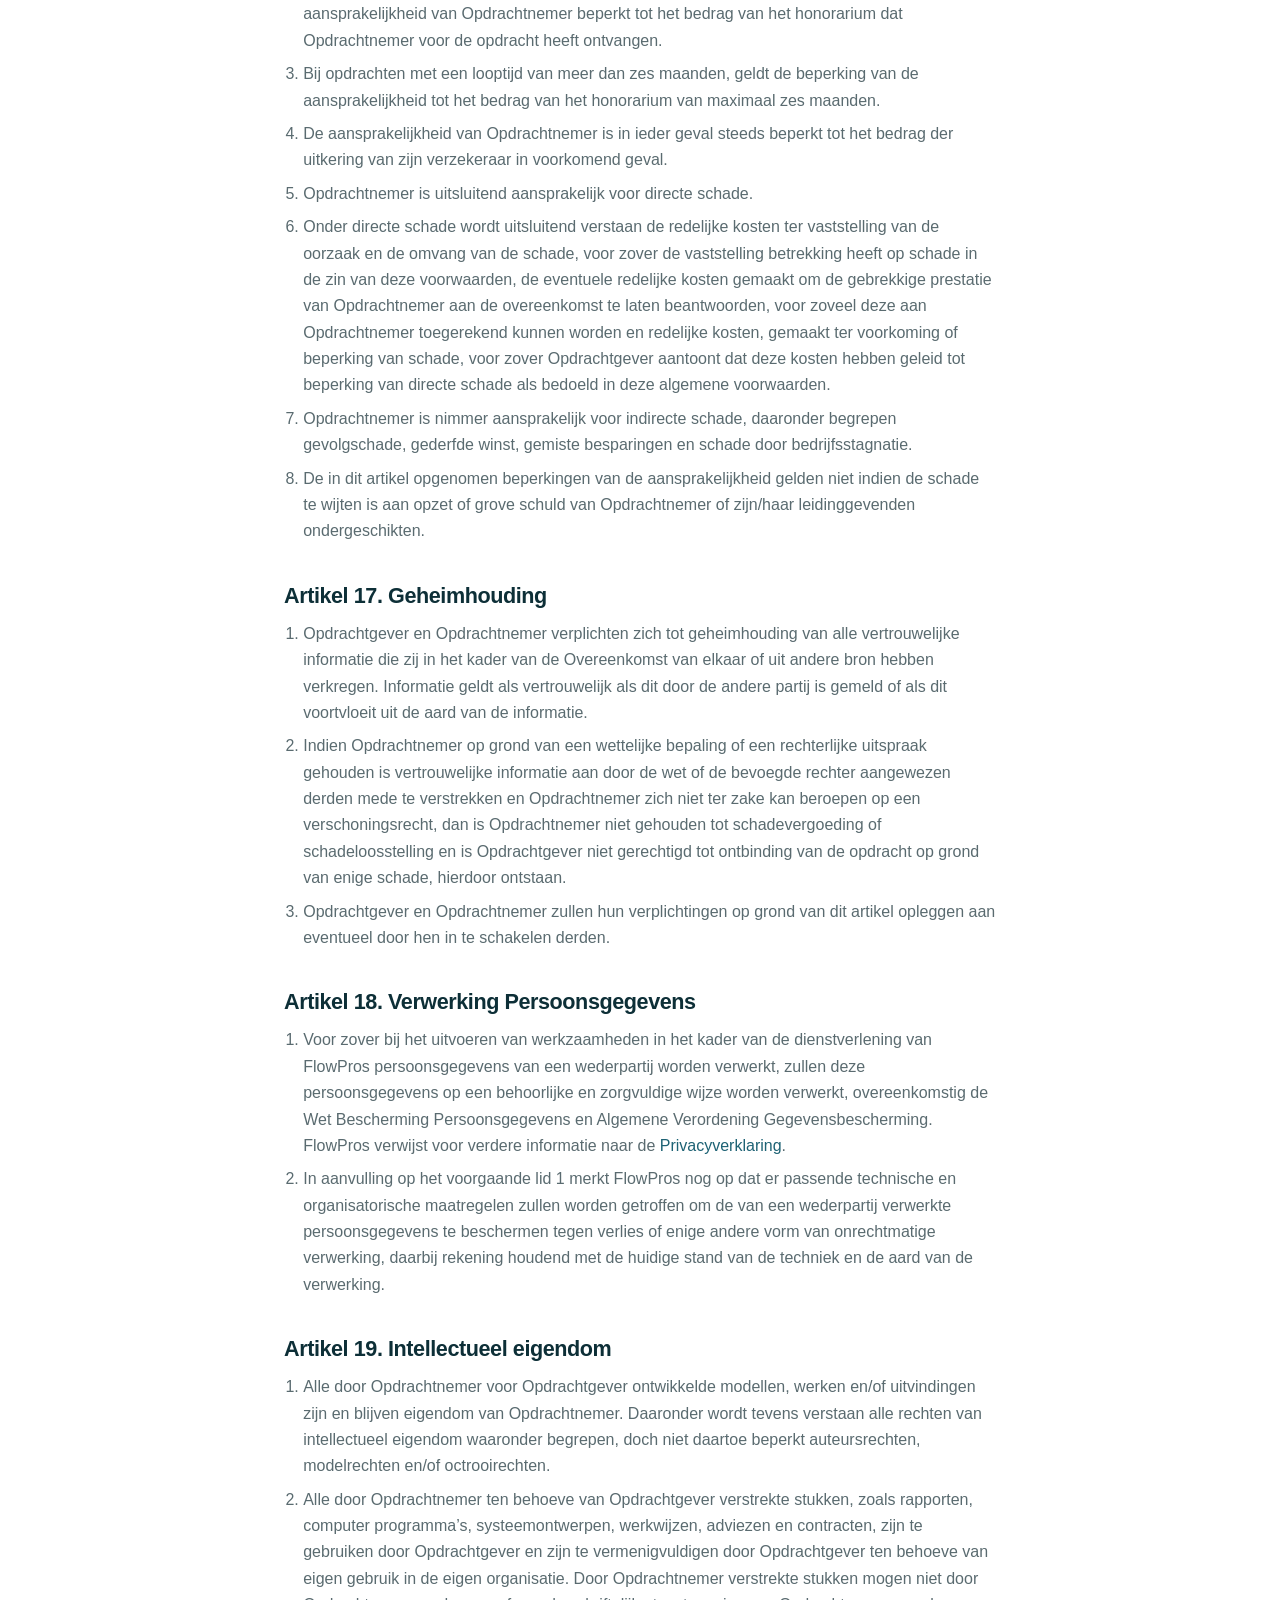
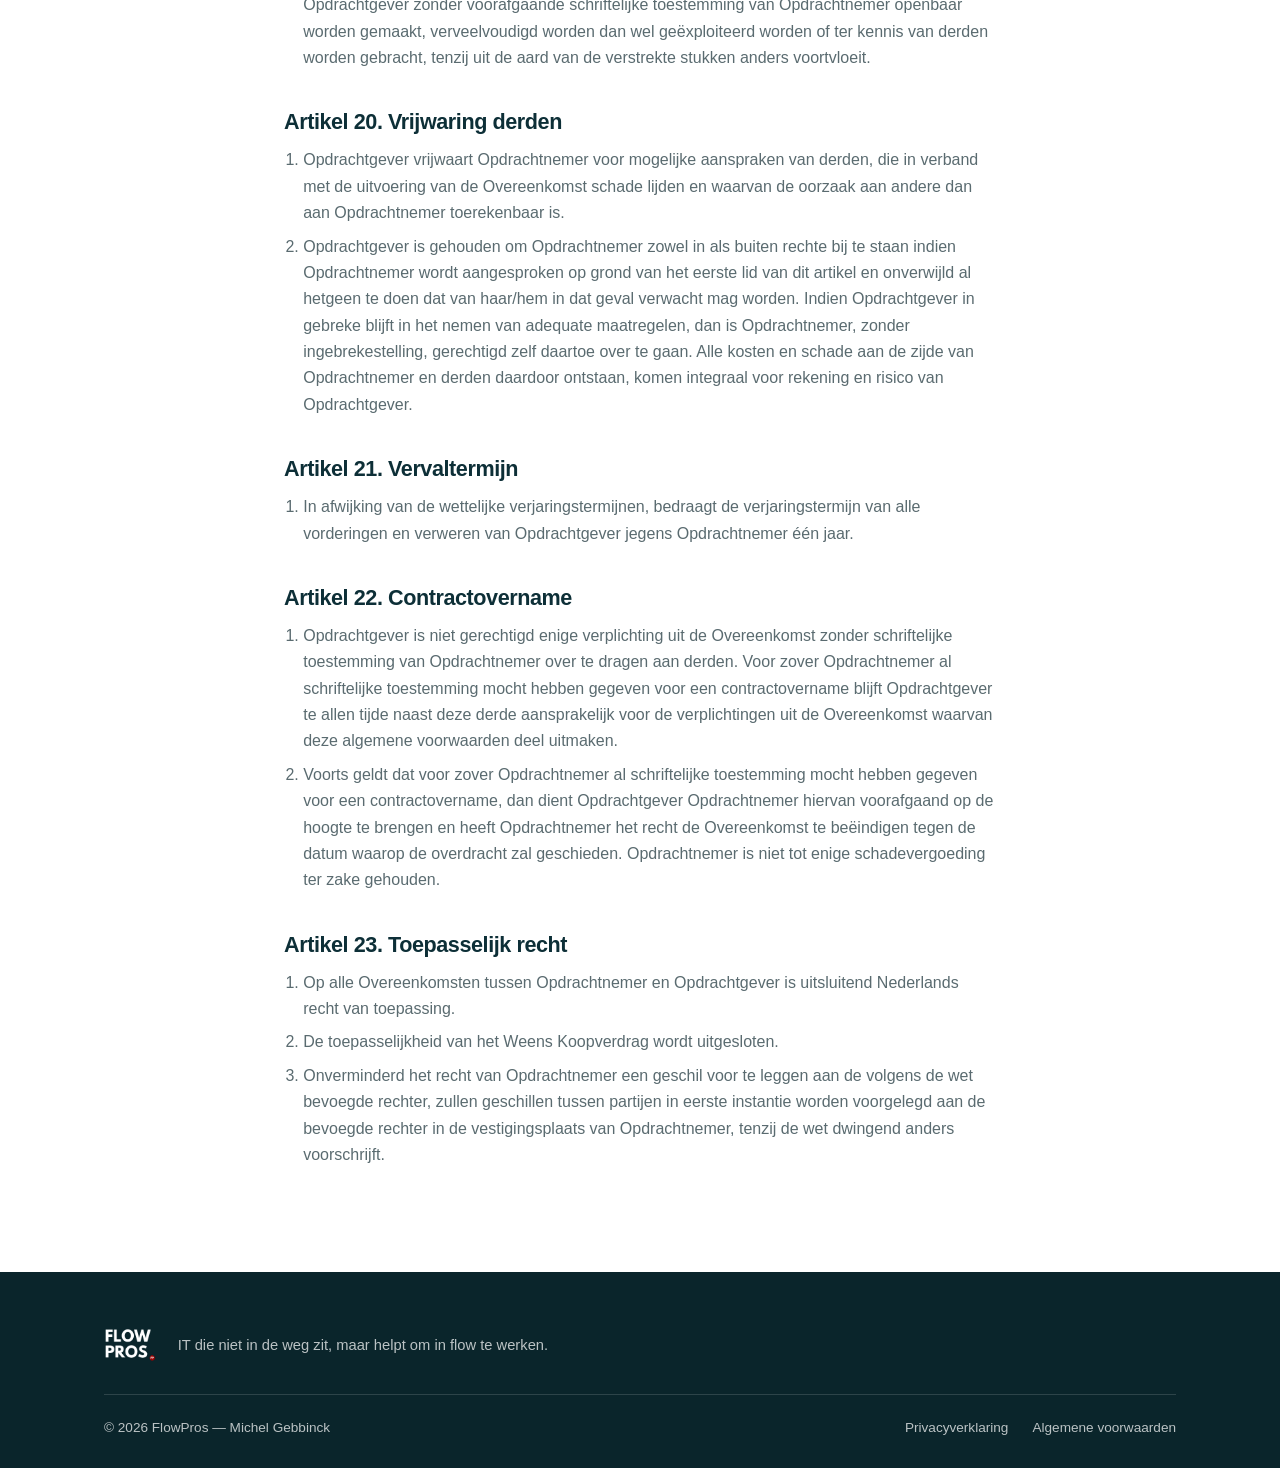
<file: voorwaarden.html>
<!DOCTYPE html>
<html lang="nl">
<head>
<meta charset="utf-8">
<meta name="viewport" content="width=device-width,initial-scale=1">
<meta name="theme-color" content="#144753">
<link rel="icon" href="img/logo.webp">
<link rel="stylesheet" href="style.css">
<link rel="canonical" href="https://www.flowpros.nl/voorwaarden.html">
<title>Algemene Voorwaarden | FlowPros</title>
<meta name="description" content="De algemene voorwaarden van FlowPros, versie mei 2019.">
<meta name="robots" content="noindex,follow">
</head>
<body>
<header class="site-header">
  <div class="header-in">
    <a class="logo" href="index.html"><img src="img/logo.webp" alt="FlowPros" width="600" height="394"></a>
    <button class="nav-toggle" aria-label="Menu" aria-expanded="false" aria-controls="hoofdmenu">
      <span></span><span></span><span></span>
    </button>
    <nav class="nav" id="hoofdmenu">
      <a href="index.html#diensten">Diensten</a>
      <a href="index.html#aanpak">Aanpak</a>
      <a href="index.html#over">Over</a>
      <a class="btn btn-sm" href="index.html#contact">Contact</a>
    </nav>
  </div>
</header>
<main>
<section class="pagina-kop">
  <div class="wrap">
    <h1>Algemene Voorwaarden</h1>
    <p>Mei 2019</p>
  </div>
</section>

<section class="juridisch">
  <div class="wrap">
    <a class="terug" href="index.html">&larr; Terug naar de website</a>

    <p class="intro">Deze voorwaarden zijn gebaseerd op de algemene voorwaarden zoals opgesteld door ZZP Nederland voor toepassing door haar leden. De volledige tekst zoals door ZZP Nederland ter beschikking gesteld aan haar leden in de versie van mei 2018 zijn in deze Algemene Voorwaarden integraal overgenomen. Op basis van de polisvoorwaarden van de Beroepsaansprakelijkheidsverzekering van de Opdrachtnemer zijn de volgende aanpassingen ten opzichte van de versie van ZZP Nederland gemaakt: Artikel 16.2 is aangepast, Artikel 16.3 is toegevoegd, Artikel 1.4 is toegevoegd en Artikel 1.5 is toegevoegd.</p>
    <h2>Artikel 1. Definities</h2>
    <ol>
      <li>Opdrachtnemer: FlowPros, geregistreerd bij Kamer van Koophandel onder het nummer 74632574</li>
      <li>Opdrachtgever: de natuurlijke of rechtspersoon in wiens opdracht diensten worden verleend en/of werkzaamheden worden uitgevoerd en/of zaken worden geleverd.</li>
      <li>Overeenkomst: de tussen Opdrachtnemer en Opdrachtgever gesloten overeenkomst ter zake het verlenen van diensten en/of het uitvoeren van werkzaamheden en/of leveren van zaken.</li>
      <li>Honorarium: de financi&euml;le vergoeding exclusief verschotten die Opdrachtgever aan Opdrachtnemer is verschuldigd voor de in het kader van de uitvoering van de opdracht verrichte werkzaamheden.</li>
      <li>Verschotten: additionele kosten die Opdrachtnemer moet maken voor de uitvoering van de opdracht zoals reiskosten.</li>
    </ol>
    <h2>Artikel 2. Algemeen</h2>
    <ol>
      <li>De Overeenkomst wordt gevormd door de onderhavige algemene voorwaarden gezamenlijk met de door Opdrachtgever en Opdrachtnemer ondertekende opdrachtbevestiging.</li>
      <li>Deze algemene voorwaarden zijn van toepassing op iedere aanbieding, offerte en Overeenkomst tussen Opdrachtnemer en Opdrachtgever, voor zover van deze voorwaarden niet door partijen uitdrukkelijk is afgeweken.</li>
      <li>De toepasselijkheid van eventuele inkoop- en of andere voorwaarden van Opdrachtgever wordt uitdrukkelijk van de hand gewezen.</li>
      <li>Indien &eacute;&eacute;n of meerdere bepalingen van deze algemene voorwaarden op enig moment door de rechter geheel of gedeeltelijk worden vernietigd of nietig worden verklaard, dan laat dit de werking van de overige bepalingen onverlet.</li>
    </ol>
    <h2>Artikel 3. Offertes en aanbiedingen</h2>
    <ol>
      <li>Alle offertes en aanbiedingen van Opdrachtnemer zijn vrijblijvend, tenzij in de offerte of aanbieding een termijn voor aanvaarding is gesteld. Indien geen aanvaardingstermijn is gesteld, kan aan de offerte of aanbieding op generlei wijze enig recht worden ontleend.</li>
      <li>Offertes van Opdrachtnemer zijn gebaseerd op de informatie die door Opdrachtgever is verstrekt. Opdrachtgever staat er voor in dat hij/zij alle essenti&euml;le informatie voor opzet, uitvoering en afronding van de opdracht tijdig en naar waarheid heeft verstrekt aan Opdrachtnemer.</li>
      <li>Opdrachtnemer kan niet aan een offerte of aanbieding worden gehouden indien Opdrachtgever redelijkerwijs kan begrijpen dat (een onderdeel van) de offerte en aanbieding een kennelijke vergissing of verschrijving bevat.</li>
      <li>Een samengestelde offerte en aanbieding verplicht Opdrachtnemer niet tot het verrichten van een gedeelte van de offerte en aanbieding tegen een overeenkomstig gedeelte van de opgegeven prijs.</li>
      <li>Offertes en aanbiedingen gelden niet automatisch voor toekomstige orders.</li>
    </ol>
    <h2>Artikel 4. Prijzen</h2>
    <ol>
      <li>Alle prijzen zijn in euro&rsquo;s, exclusief B.T.W. en andere heffingen van overheidswege alsmede eventueel in het kader van de Overeenkomst te maken kosten zoals reis- en andere (on)kosten waaronder begrepen maar niet beperkt tot declaraties van ingeschakelde derden. Voormelde kosten komen voor rekening van Opdrachtgever.</li>
      <li>Indien Opdrachtnemer met Opdrachtgever een vaste prijs overeenkomt, dan is Opdrachtnemer gerechtigd tot verhoging van deze prijs, zonder dat Opdrachtgever in dat geval gerechtigd is om de Overeenkomst om die reden te ontbinden, indien de verhoging van de prijs voortvloeit uit een bevoegdheid of verplichting ingevolge de wet of regelgeving of haar oorzaak vindt in een stijging van kostprijsbepalende factoren zoals de prijs van grondstoffen, lonen etc. of op andere gronden die bij het aangaan van de overeenkomst redelijkerwijs niet voorzienbaar waren.</li>
      <li>Indien de prijsstijging anders dan als gevolg van een wijziging van de Overeenkomst meer bedraagt dan 10%, heeft Opdrachtgever het recht om de Overeenkomst te annuleren, mits dit binnen 14 dagen na ontvangst van de aangepaste prijs schriftelijk geschiedt, tenzij Opdrachtnemer alsnog bereid is om de Overeenkomst op basis van het oorspronkelijk overeengekomen uit te voeren, de prijsverhoging voortvloeit uit een bevoegdheid of een op Opdrachtnemer rustende verplichting ingevolge de wet danwel indien bedongen is dat de levering langer dan drie maanden na de Overeenkomst zal plaatsvinden.</li>
      <li>Een annulering als vermeld in het vorige lid geeft Opdrachtgever geen recht op vergoeding van enige schade. Ingeval Opdrachtgever de Overeenkomst annuleert, is Opdrachtnemer gerechtigd hem/haar al gemaakte kosten bij Opdrachtgever in rekening te brengen.</li>
    </ol>
    <h2>Artikel 5. Overeenkomst</h2>
    <ol>
      <li>De Overeenkomst geldt als gesloten vanaf de dag van ondertekening door Opdrachtnemer, respectievelijk de dag van verzending van de schriftelijke opdrachtbevestiging door Opdrachtnemer aan Opdrachtgever.</li>
      <li>De Overeenkomst wordt aangegaan voor onbepaalde tijd, tenzij uit de inhoud, aard of strekking van de Overeenkomst voortvloeit dat deze voor bepaalde tijd is aangegaan.</li>
    </ol>
    <h2>Artikel 6. Uitvoering van de Overeenkomst</h2>
    <ol>
      <li>Opdrachtnemer neemt bij de uitvoering van zijn/haar werkzaamheden de zorg van een goed Opdrachtnemer in acht.</li>
      <li>Opdrachtnemer neemt met de Overeenkomst een inspanningsverbintenis op zich en geeft derhalve geen garantie omtrent de resultaten van de opdracht, tenzij uitdrukkelijk anders is bepaald.</li>
      <li>Opdrachtnemer heeft het recht, voor zover een goede uitvoering van de Overeenkomst dit vereist, gedeeltelijk de Overeenkomst door derden te laten uitvoeren. Opdrachtnemer zal hiertoe uitsluitend overgaan, na overleg met Opdrachtgever.</li>
      <li>De toepasselijkheid van de artikelen 7:404, 7:407 lid 2 en 7:409 BW wordt uitdrukkelijk uitgesloten.</li>
      <li>Indien binnen de looptijd van de opdracht voor de voltooiing van bepaalde werkzaamheden een termijn is overeengekomen, dan is dit nimmer een fatale termijn voor Opdrachtnemer. Bij overschrijding van de uitvoeringstermijn dient Opdrachtgever Opdrachtnemer schriftelijk in gebreke te stellen.</li>
    </ol>
    <h2>Artikel 7. Wijziging in de opdracht</h2>
    <ol>
      <li>Wijzigingen in de Overeenkomst door Opdrachtgever die door Opdrachtnemer niet konden worden voorzien en meerwerk veroorzaken, zullen door Opdrachtnemer aan Opdrachtgever worden doorbelast conform het in de Overeenkomst afgesproken tarief. Er is voorts sprake van meerwerk, indien als gevolg van het verstrekken van onjuiste of onvolledige gegevens door Opdrachtgever, Opdrachtnemer de geplande werkzaamheden opnieuw moet organiseren. Opdrachtnemer is gerechtigd de kosten voor meerwerk op basis van nacalculatie in rekening te brengen bij Opdrachtgever.</li>
      <li>Door Opdrachtgever na het verstrekken van de opdracht alsnog verlangde wijzigingen in de uitvoering van de Overeenkomst, moeten door Opdrachtgever tijdig en schriftelijk aan Opdrachtnemer ter kennis zijn gebracht. Een wijziging in dan wel aanvulling op de Overeenkomst geldt slechts indien deze door zowel Opdrachtnemer als Opdrachtgever (bij voorkeur schriftelijk) is aanvaard.</li>
      <li>Veranderingen die in een reeds verstrekte opdracht worden aangebracht kunnen tot gevolg hebben dat de oorspronkelijk overeengekomen oplevertijd door Opdrachtnemer wordt overschreden.</li>
    </ol>
    <h2>Artikel 8. Medewerking Opdrachtgever</h2>
    <ol>
      <li>Opdrachtgever zal steeds, gevraagd en ongevraagd, alle relevante informatie verstrekken aan Opdrachtnemer die hij/zij nodig heeft voor een correcte uitvoering van de aan haar/hem verstrekte opdracht.</li>
      <li>Indien voor de uitvoering van de overeengekomen opdracht noodzakelijke gegevens, niet, niet tijdig of niet overeenkomstig de gemaakte afspraken door Opdrachtgever ter beschikking zijn gesteld, of indien Opdrachtgever op andere wijze niet aan zijn/haar (informatie)verplichtingen heeft voldaan, is Opdrachtnemer bevoegd over te gaan tot opschorting van de uitvoering van de Overeenkomst.</li>
      <li>Om de uitvoering van de opdracht goed en zoveel mogelijk volgens tijdschema te laten verlopen, stelt Opdrachtgever tijdig medewerkers van zijn/haar eigen organisatie ter beschikking, tenzij uit de aard van de opdracht anders voortvloeit. Opdrachtgever dient er zorg voor te dragen dat zijn/haar personeel over de juiste vaardigheden en ervaring beschikt om de werkzaamheden te kunnen verrichten.</li>
      <li>Indien en voor zover Opdrachtnemer daarom verzoekt, verschaft Opdrachtgever op zijn/haar locatie Opdrachtnemer kosteloos een eigen werkruimte met telefoonaansluiting en, desgewenst, een fax- en/of datanetaansluiting, tenzij uit de aard van de opdracht anders voortvloeit.</li>
      <li>Indien ten gevolge van het niet, niet tijdig of niet behoorlijk ter beschikking stellen van personeel, verzochte gegevens, bescheiden en faciliteiten door Opdrachtgever, extra kosten voortvloeien voor Opdrachtnemer, dan komen deze kosten voor rekening van Opdrachtgever.</li>
    </ol>
    <h2>Artikel 9. (Op)levering</h2>
    <ol>
      <li>Opdrachtgever is verplicht de zaken af te nemen op het moment dat deze haar/hem ter beschikking worden gesteld. Indien Opdrachtgever afname weigert of nalatig is met het verstrekken van informatie of instructies die noodzakelijk zijn voor de levering, is Opdrachtnemer gerechtigd de zaken op te slaan voor rekening en risico van Opdrachtgever.</li>
      <li>Opdrachtnemer is gerechtigd de Overeenkomst in verschillende fasen uit te voeren en het aldus uitgevoerde gedeelte afzonderlijk te facturen.</li>
      <li>Opdrachtgever is gehouden het geleverde te (doen) onderzoeken onmiddellijk nadat de zaken haar/hem ter beschikking zijn gesteld.</li>
      <li>Het risico van verlies, beschadiging of waardevermindering gaat over op Opdrachtgever op het moment waarop zaken aan Opdrachtgever dan wel door haar/hem ingeschakelde derden worden geleverd.</li>
    </ol>
    <h2>Artikel 10. Eigendomsvoorbehoud</h2>
    <ol>
      <li>Alle door Opdrachtnemer geleverde zaken blijven eigendom van Opdrachtnemer totdat Opdrachtgever voldaan heeft aan zijn/haar (betalings)verplichtingen jegens Opdrachtnemer.</li>
      <li>Zaken die onder het eigendomsvoorbehoud vallen mogen niet worden doorverkocht en niet als betaalmiddel worden gebruikt. Tevens is Opdrachtgever niet bevoegd de onder het eigendomsvoorbehoud vallende zaken te verpanden of op enige andere wijze te bezwaren.</li>
    </ol>
    <h2>Artikel 11. Opzegging</h2>
    <ol>
      <li>Beide partijen kunnen de Overeenkomst te allen tijde tussentijds schriftelijk be&euml;indigen met inachtneming van een opzegtermijn van 30 dagen, tenzij partijen anders zijn overeengekomen.</li>
      <li>Indien tot voortijdige be&euml;indiging is overgegaan door Opdrachtgever, heeft Opdrachtnemer vanwege het ontstane en aannemelijk te maken bezettingsverlies recht op compensatie, waarbij het tot dan toe gemiddelde maandelijks declaratiebedrag als uitgangspunt wordt gehanteerd, tenzij er feiten en omstandigheden aan de opzegging ten grondslag liggen die aan Opdrachtnemer zijn toe te rekenen. De voorlopige resultaten van de tot dan toe verrichte werkzaamheden zullen onder voorbehoud ter beschikking worden gesteld aan Opdrachtgever.</li>
      <li>Ingeval &eacute;&eacute;n van beide partijen in staat van faillissement geraakt, surseance van betaling aanvraagt of de bedrijfsvoering staakt, heeft de andere partij het recht de Overeenkomst zonder inachtneming van een opzegtermijn voortijdig te be&euml;indigen.</li>
      <li>Bij voortijdige be&euml;indiging door Opdrachtnemer, heeft Opdrachtgever recht op medewerking van Opdrachtnemer met betrekking tot de overdracht van nog te verrichten werkzaamheden aan derden. Indien de overdracht van de werkzaamheden voor Opdrachtnemer extra kosten met zich meebrengt, worden deze aan Opdrachtgever in rekening gebracht.</li>
    </ol>
    <h2>Artikel 12. Ontbinding- en/of opschortingsbevoegdheid</h2>
    <ol>
      <li>Opdrachtnemer is bevoegd de nakoming van haar/zijn verplichtingen op te schorten of de Overeenkomst te ontbinden, indien:<ol class="abc"><li>Opdrachtgever de verplichtingen uit de Overeenkomst niet, niet volledig of niet tijdig nakomt dan wel Opdrachtnemer goede grond heeft te vrezen dat Opdrachtgever in die verplichtingen zal tekortschieten;</li><li>Opdrachtgever bij het sluiten van de Overeenkomst verzocht is om zekerheid te stellen voor de voldoening van zijn/haar verplichtingen uit de Overeenkomst en deze zekerheid uitblijft of onvoldoende is;</li><li>er sprake is van (een aanvraag) liquidatie van Opdrachtgever, aan Opdrachtgever surseance van betaling is verleend, Opdrachtgever in staat van faillissement is verklaard, de Wet Schuldsanering Natuurlijke Personen op Opdrachtgever van toepassing is verklaard of onder curatele stelling van Opdrachtgever, Opdrachtgever de vrije beschikking over zijn/haar vermogen of inkomsten geheel of gedeeltelijk verliest, Opdrachtgever zijn/haar bedrijf verkoopt dan wel indien er ten laste van Opdrachtgever beslag wordt gelegd en dit beslag niet binnen 3 maanden is opgeheven.</li></ol></li>
      <li>Opdrachtnemer is voorts bevoegd de Overeenkomst te ontbinden indien zich omstandigheden voordoen welke van dien aard zijn dat nakoming van de Overeenkomst onmogelijk is of indien er zich anderszins omstandigheden voordoen die van dien aard zijn dat ongewijzigde instandhouding van de Overeenkomst in redelijkheid niet van Opdrachtnemer kan worden gevergd.</li>
      <li>Indien Opdrachtnemer overgaat tot opschorting of ontbinding, is zij op generlei wijze gehouden tot vergoeding van schade dan wel kosten daardoor op enigerlei wijze ontstaan.</li>
      <li>Indien Opdrachtnemer overgaat tot ontbinding van de Overeenkomst, zijn de vorderingen van Opdrachtnemer op Opdrachtgever onmiddellijk opeisbaar.</li>
      <li>Indien de ontbinding aan Opdrachtgever toerekenbaar is of Opdrachtnemer de uitvoering van de Overeenkomst dient op te schorten zoals vermeld in dit artikel en/of onder artikel 8.2 van deze algemene voorwaarden, is Opdrachtgever verplicht de hierdoor ontstane directe en indirecte schade en kosten aan Opdrachtnemer te vergoeden.</li>
      <li>Opdrachtnemer kan te allen tijde nadere zekerheid verlangen, bij gebreke waarvan Opdrachtnemer de uitvoering van de Overeenkomst mag opschorten. Indien aan dit verlangen niet ten genoegen van Opdrachtnemer gevolg wordt gegeven is Opdrachtnemer gerechtigd de uitvoering van alle Overeenkomsten met Opdrachtgever op te schorten of te weigeren, zonder zelf tot enige schadevergoeding gehouden te zijn en zonder zelfs afstand te doen van zijn/haar andere rechten uit deze Overeenkomst of de wet.</li>
    </ol>
    <h2>Artikel 13. Betalingsvoorwaarden</h2>
    <ol>
      <li>Betaling geschiedt binnen 14 dagen na factuurdatum op een door Opdrachtnemer aan te geven wijze in euro&acute;s, tenzij uitdrukkelijk anders is overeengekomen.</li>
      <li>Indien Opdrachtgever in gebreke blijft met tijdige betaling is hij/zij van rechtswege in verzuim en is Opdrachtgever de wettelijke (handels)rente verschuldigd. Opdrachtgever is alsdan rente verschuldigd over iedere maand, of gedeelte van de maand, waarbij een gedeelte van de maand wordt beschouwd als de gehele maand. De rente over het opeisbare bedrag zal worden berekend vanaf het moment dat Opdrachtgever in verzuim is tot het moment van voldoening van het volledig verschuldigde bedrag.</li>
      <li>Vanaf het moment dat Opdrachtgever in verzuim is, is Opdrachtgever tevens gehouden tot vergoeding van alle te maken (buiten)gerechtelijke kosten en executiekosten verband houdende met de incasso van de gefactureerde bedragen. De buitengerechtelijke kosten zijn vastgesteld op 15% van de hoofdsom, met een minimum van &euro; 40,00 exclusief btw, tenzij de wet anders bepaalt.</li>
      <li>Betalingen strekken in de eerste plaats in mindering van de kosten, vervolgens in mindering op de verschenen rente en tenslotte in mindering van de hoofdsom en de lopende rente.</li>
      <li>Opdrachtnemer kan, zonder daardoor in verzuim te komen, een aanbod tot betaling weigeren, indien Opdrachtgever een andere volgorde voor de toerekening van de betaling aanwijst. Opdrachtnemer kan volledige aflossing van de hoofdsom weigeren, indien daarbij niet eveneens de opengevallen en lopende rente en incassokosten worden voldaan.</li>
      <li>Reclames betreffende de hoogte van de factuur moeten binnen 8 dagen na de factuurdatum schriftelijk zijn ingediend. Na die termijn worden klachten niet meer in behandeling genomen en vervalt het recht op reclames voor Opdrachtgever. Opdrachtgever is nimmer gerechtigd tot verrekening van het door haar/hem aan Opdrachtnemer verschuldigde.</li>
    </ol>
    <h2>Artikel 14. Reclames en onderzoek</h2>
    <ol>
      <li>Indien Opdrachtgever niet binnen 8 dagen nadat hij/zij een gebrek in de prestatie van Opdrachtnemer heeft ontdekt of had behoren te ontdekken schriftelijk reclameert bij Opdrachtnemer, kan Opdrachtgever geen beroep meer doen op dit gebrek.</li>
      <li>Opdrachtgever heeft geen recht om zijn/haar (betalings)verplichtingen op te schorten, indien Opdrachtgever meent enig recht van reclame te hebben.</li>
      <li>Opdrachtgever dient Opdrachtnemer in de gelegenheid te stellen een klacht te (doen) onderzoeken.</li>
      <li>Ingeval van gegronde en tijdige reclames zal Opdrachtnemer ter harer keuze hetzij de geleverde zaken herstellen of vervangen tegen retournering van de oorspronkelijk geleverde zaken, hetzij een vervangende vergoeding daarvoor aan Opdrachtgever te voldoen of een evenredig gedeelte van de factuur crediteren.</li>
      <li>Indien komt vast te staan dat een klacht ongegrond is, dan komen de ter zake hiervan door Opdrachtnemer gemaakte kosten integraal voor rekening van Opdrachtgever.</li>
    </ol>
    <h2>Artikel 15. Overmacht</h2>
    <ol>
      <li>Indien Opdrachtnemer zijn/haar verplichtingen uit de Overeenkomst niet, niet tijdig of niet behoorlijk kan nakomen ten gevolge van een aan haar/hem niet toerekenbare oorzaak worden die verplichtingen opgeschort tot het moment dat Opdrachtnemer alsnog in staat is deze op de overeengekomen wijze na te komen. Onder overmacht wordt in ieder geval verstaan ziekte aan de zijde van Opdrachtnemer.</li>
      <li>Indien de periode waarin door overmacht nakoming van de verplichtingen van Opdrachtnemer niet mogelijk is langer duurt dan twee maanden zijn partijen bevoegd de Overeenkomst te ontbinden zonder dat ook maar enig recht van Opdrachtgever bestaat op schadevergoeding. Hetgeen reeds ingevolge de Overeenkomst is gepresteerd, wordt dan naar verhouding afgerekend.</li>
    </ol>
    <h2>Artikel 16. Aansprakelijkheid</h2>
    <ol>
      <li>Opdrachtnemer is niet aansprakelijk voor schade, van welke aard dan ook, ontstaan doordat Opdrachtnemer is uitgegaan van door of namens Opdrachtgever verstrekte onjuiste en/of onvolledige gegevens.</li>
      <li>Indien Opdrachtnemer aansprakelijk mocht zijn voor enigerlei schade, dan wordt de aansprakelijkheid van Opdrachtnemer beperkt tot het bedrag van het honorarium dat Opdrachtnemer voor de opdracht heeft ontvangen.</li>
      <li>Bij opdrachten met een looptijd van meer dan zes maanden, geldt de beperking van de aansprakelijkheid tot het bedrag van het honorarium van maximaal zes maanden.</li>
      <li>De aansprakelijkheid van Opdrachtnemer is in ieder geval steeds beperkt tot het bedrag der uitkering van zijn verzekeraar in voorkomend geval.</li>
      <li>Opdrachtnemer is uitsluitend aansprakelijk voor directe schade.</li>
      <li>Onder directe schade wordt uitsluitend verstaan de redelijke kosten ter vaststelling van de oorzaak en de omvang van de schade, voor zover de vaststelling betrekking heeft op schade in de zin van deze voorwaarden, de eventuele redelijke kosten gemaakt om de gebrekkige prestatie van Opdrachtnemer aan de overeenkomst te laten beantwoorden, voor zoveel deze aan Opdrachtnemer toegerekend kunnen worden en redelijke kosten, gemaakt ter voorkoming of beperking van schade, voor zover Opdrachtgever aantoont dat deze kosten hebben geleid tot beperking van directe schade als bedoeld in deze algemene voorwaarden.</li>
      <li>Opdrachtnemer is nimmer aansprakelijk voor indirecte schade, daaronder begrepen gevolgschade, gederfde winst, gemiste besparingen en schade door bedrijfsstagnatie.</li>
      <li>De in dit artikel opgenomen beperkingen van de aansprakelijkheid gelden niet indien de schade te wijten is aan opzet of grove schuld van Opdrachtnemer of zijn/haar leidinggevenden ondergeschikten.</li>
    </ol>
    <h2>Artikel 17. Geheimhouding</h2>
    <ol>
      <li>Opdrachtgever en Opdrachtnemer verplichten zich tot geheimhouding van alle vertrouwelijke informatie die zij in het kader van de Overeenkomst van elkaar of uit andere bron hebben verkregen. Informatie geldt als vertrouwelijk als dit door de andere partij is gemeld of als dit voortvloeit uit de aard van de informatie.</li>
      <li>Indien Opdrachtnemer op grond van een wettelijke bepaling of een rechterlijke uitspraak gehouden is vertrouwelijke informatie aan door de wet of de bevoegde rechter aangewezen derden mede te verstrekken en Opdrachtnemer zich niet ter zake kan beroepen op een verschoningsrecht, dan is Opdrachtnemer niet gehouden tot schadevergoeding of schadeloosstelling en is Opdrachtgever niet gerechtigd tot ontbinding van de opdracht op grond van enige schade, hierdoor ontstaan.</li>
      <li>Opdrachtgever en Opdrachtnemer zullen hun verplichtingen op grond van dit artikel opleggen aan eventueel door hen in te schakelen derden.</li>
    </ol>
    <h2>Artikel 18. Verwerking Persoonsgegevens</h2>
    <ol>
      <li>Voor zover bij het uitvoeren van werkzaamheden in het kader van de dienstverlening van FlowPros persoonsgegevens van een wederpartij worden verwerkt, zullen deze persoonsgegevens op een behoorlijke en zorgvuldige wijze worden verwerkt, overeenkomstig de Wet Bescherming Persoonsgegevens en Algemene Verordening Gegevensbescherming. FlowPros verwijst voor verdere informatie naar de <a href="privacy.html">Privacyverklaring</a>.</li>
      <li>In aanvulling op het voorgaande lid 1 merkt FlowPros nog op dat er passende technische en organisatorische maatregelen zullen worden getroffen om de van een wederpartij verwerkte persoonsgegevens te beschermen tegen verlies of enige andere vorm van onrechtmatige verwerking, daarbij rekening houdend met de huidige stand van de techniek en de aard van de verwerking.</li>
    </ol>
    <h2>Artikel 19. Intellectueel eigendom</h2>
    <ol>
      <li>Alle door Opdrachtnemer voor Opdrachtgever ontwikkelde modellen, werken en/of uitvindingen zijn en blijven eigendom van Opdrachtnemer. Daaronder wordt tevens verstaan alle rechten van intellectueel eigendom waaronder begrepen, doch niet daartoe beperkt auteursrechten, modelrechten en/of octrooirechten.</li>
      <li>Alle door Opdrachtnemer ten behoeve van Opdrachtgever verstrekte stukken, zoals rapporten, computer programma&rsquo;s, systeemontwerpen, werkwijzen, adviezen en contracten, zijn te gebruiken door Opdrachtgever en zijn te vermenigvuldigen door Opdrachtgever ten behoeve van eigen gebruik in de eigen organisatie. Door Opdrachtnemer verstrekte stukken mogen niet door Opdrachtgever zonder voorafgaande schriftelijke toestemming van Opdrachtnemer openbaar worden gemaakt, verveelvoudigd worden dan wel ge&euml;xploiteerd worden of ter kennis van derden worden gebracht, tenzij uit de aard van de verstrekte stukken anders voortvloeit.</li>
    </ol>
    <h2>Artikel 20. Vrijwaring derden</h2>
    <ol>
      <li>Opdrachtgever vrijwaart Opdrachtnemer voor mogelijke aanspraken van derden, die in verband met de uitvoering van de Overeenkomst schade lijden en waarvan de oorzaak aan andere dan aan Opdrachtnemer toerekenbaar is.</li>
      <li>Opdrachtgever is gehouden om Opdrachtnemer zowel in als buiten rechte bij te staan indien Opdrachtnemer wordt aangesproken op grond van het eerste lid van dit artikel en onverwijld al hetgeen te doen dat van haar/hem in dat geval verwacht mag worden. Indien Opdrachtgever in gebreke blijft in het nemen van adequate maatregelen, dan is Opdrachtnemer, zonder ingebrekestelling, gerechtigd zelf daartoe over te gaan. Alle kosten en schade aan de zijde van Opdrachtnemer en derden daardoor ontstaan, komen integraal voor rekening en risico van Opdrachtgever.</li>
    </ol>
    <h2>Artikel 21. Vervaltermijn</h2>
    <ol>
      <li>In afwijking van de wettelijke verjaringstermijnen, bedraagt de verjaringstermijn van alle vorderingen en verweren van Opdrachtgever jegens Opdrachtnemer &eacute;&eacute;n jaar.</li>
    </ol>
    <h2>Artikel 22. Contractovername</h2>
    <ol>
      <li>Opdrachtgever is niet gerechtigd enige verplichting uit de Overeenkomst zonder schriftelijke toestemming van Opdrachtnemer over te dragen aan derden. Voor zover Opdrachtnemer al schriftelijke toestemming mocht hebben gegeven voor een contractovername blijft Opdrachtgever te allen tijde naast deze derde aansprakelijk voor de verplichtingen uit de Overeenkomst waarvan deze algemene voorwaarden deel uitmaken.</li>
      <li>Voorts geldt dat voor zover Opdrachtnemer al schriftelijke toestemming mocht hebben gegeven voor een contractovername, dan dient Opdrachtgever Opdrachtnemer hiervan voorafgaand op de hoogte te brengen en heeft Opdrachtnemer het recht de Overeenkomst te be&euml;indigen tegen de datum waarop de overdracht zal geschieden. Opdrachtnemer is niet tot enige schadevergoeding ter zake gehouden.</li>
    </ol>
    <h2>Artikel 23. Toepasselijk recht</h2>
    <ol>
      <li>Op alle Overeenkomsten tussen Opdrachtnemer en Opdrachtgever is uitsluitend Nederlands recht van toepassing.</li>
      <li>De toepasselijkheid van het Weens Koopverdrag wordt uitgesloten.</li>
      <li>Onverminderd het recht van Opdrachtnemer een geschil voor te leggen aan de volgens de wet bevoegde rechter, zullen geschillen tussen partijen in eerste instantie worden voorgelegd aan de bevoegde rechter in de vestigingsplaats van Opdrachtnemer, tenzij de wet dwingend anders voorschrijft.</li>
    </ol>
  </div>
</section>
</main>
<footer class="site-footer">
  <div class="wrap">
    <div class="footer-merk">
      <img src="img/logo-wit.webp" alt="FlowPros" width="600" height="394">
      <p>IT die niet in de weg zit, maar helpt om in flow te werken.</p>
    </div>
    <div class="footer-onder">
      <span>&copy; 2026 FlowPros — Michel Gebbinck</span>
      <span class="footer-juridisch"><a href="privacy.html">Privacyverklaring</a><a href="voorwaarden.html">Algemene voorwaarden</a></span>
    </div>
  </div>
</footer>
<script>
document.querySelector('.nav-toggle').addEventListener('click',function(){
  var n=document.getElementById('hoofdmenu');
  n.classList.toggle('open');
  this.setAttribute('aria-expanded',n.classList.contains('open'));
});
</script>
</body></html>
</file>
<file: style.css>
:root{
  --teal:#144753;
  --teal-dark:#0d2f37;
  --teal-light:#1d6274;
  --rood:#9B0000;
  --zand:#f5f2ed;
  --wit:#ffffff;
  --tekst:#1c2b30;
  --grijs:#5a6b70;
  --rand:#e2ded7;
  --max:1120px;
}
*{box-sizing:border-box;margin:0;padding:0}
html{scroll-behavior:smooth}
body{
  font-family:-apple-system,BlinkMacSystemFont,"Segoe UI",Roboto,Helvetica,Arial,sans-serif;
  color:var(--tekst);background:var(--wit);line-height:1.65;-webkit-font-smoothing:antialiased;
}
img{max-width:100%;display:block}
a{color:var(--teal-light);text-decoration:none}
a:hover{text-decoration:underline}
.wrap{max-width:var(--max);margin:0 auto;padding:0 24px}
h1,h2,h3{line-height:1.2;letter-spacing:-.02em;color:var(--teal-dark)}
h1{font-size:clamp(2rem,5vw,3.4rem);font-weight:800}
h2{font-size:clamp(1.6rem,3.4vw,2.4rem);font-weight:800}
h3{font-size:1.15rem;font-weight:700}
p{margin:0 0 1rem}
.lead{font-size:clamp(1.05rem,1.9vw,1.3rem);color:var(--grijs)}

/* header */
.site-header{position:sticky;top:0;z-index:50;background:rgba(255,255,255,.94);
  backdrop-filter:blur(10px);border-bottom:1px solid var(--rand)}
.header-in{display:flex;align-items:center;justify-content:space-between;gap:20px;
  max-width:var(--max);margin:0 auto;padding:14px 24px}
.logo img{height:38px;width:auto}
.nav{display:flex;gap:28px;align-items:center}
.nav a{color:var(--teal-dark);font-weight:600;font-size:.95rem}
.nav a:hover{color:var(--rood);text-decoration:none}
.nav a.btn{color:#fff}
.nav a.btn:hover{color:#fff}
.nav-toggle{display:none;background:none;border:0;cursor:pointer;padding:8px}
.nav-toggle span{display:block;width:24px;height:2px;background:var(--teal-dark);margin:5px 0;transition:.25s}

.btn{display:inline-block;background:var(--rood);color:#fff;font-weight:700;
  padding:14px 28px;border-radius:6px;font-size:1rem;transition:.2s;border:2px solid var(--rood)}
.btn:hover{background:#7d0000;border-color:#7d0000;text-decoration:none;color:#fff}
.btn-licht{background:transparent;color:#fff;border-color:rgba(255,255,255,.6)}
.btn-licht:hover{background:#fff;color:var(--teal-dark);border-color:#fff}
.btn-sm{padding:10px 20px;font-size:.9rem}

/* hero */
.hero{position:relative;color:#fff;min-height:min(78vh,640px);display:flex;align-items:center;
  background:var(--teal-dark)}
.hero picture,.hero>img{position:absolute;inset:0;width:100%;height:100%;object-fit:cover;object-position:60% 45%}
.hero::after{content:"";position:absolute;inset:0;
  background:linear-gradient(100deg,rgba(13,47,55,.94) 0%,rgba(20,71,83,.86) 42%,rgba(20,71,83,.35) 78%,rgba(20,71,83,.15) 100%)}
.hero .wrap{position:relative;z-index:2;padding-top:88px;padding-bottom:88px}
.hero h1{color:#fff;max-width:17ch}
.hero p{color:rgba(255,255,255,.92);max-width:52ch;margin-top:18px;font-size:clamp(1.05rem,1.9vw,1.25rem)}
.hero .btn{margin-top:14px}
.hero-acties{display:flex;flex-wrap:wrap;gap:14px}

section{padding:88px 0}
.sect-zand{background:var(--zand)}
.sect-kop{max-width:62ch;margin-bottom:48px}
.sect-kop p{color:var(--grijs);font-size:1.1rem;margin-top:12px}
.eyebrow{display:inline-block;font-size:.78rem;font-weight:700;letter-spacing:.13em;
  text-transform:uppercase;color:var(--rood);margin-bottom:14px}

.grid{display:grid;gap:26px}
.grid-3{grid-template-columns:repeat(auto-fit,minmax(280px,1fr))}
.grid-2{grid-template-columns:repeat(auto-fit,minmax(320px,1fr))}

.kaart{background:var(--wit);border:1px solid var(--rand);border-radius:10px;padding:32px;
  transition:transform .2s,box-shadow .2s}
.kaart:hover{transform:translateY(-3px);box-shadow:0 12px 32px rgba(20,71,83,.1)}
.kaart h3{margin-bottom:10px}
.kaart p{color:var(--grijs);margin:0}
.kaart .nr{display:inline-flex;align-items:center;justify-content:center;width:38px;height:38px;
  border-radius:8px;background:var(--teal);color:#fff;font-weight:800;font-size:1rem;margin-bottom:16px}
.sect-zand .kaart{background:var(--wit)}

/* over */
.over{display:grid;grid-template-columns:320px 1fr;gap:56px;align-items:start}
.over-foto img{border-radius:12px;width:100%;height:auto;aspect-ratio:4/5;object-fit:cover;object-position:50% 22%;box-shadow:0 16px 40px rgba(20,71,83,.16)}
.over-tekst p{color:var(--grijs)}
.over-tekst p strong{color:var(--tekst)}
.feiten{display:flex;flex-wrap:wrap;gap:36px;margin:28px 0 8px;padding-top:24px;border-top:1px solid var(--rand)}
.feit .n{font-size:1.9rem;font-weight:800;color:var(--teal);line-height:1.1}
.feit .l{font-size:.85rem;color:var(--grijs)}
.zijnoot{margin-top:26px;padding:22px 24px;background:var(--zand);border-left:4px solid var(--rood);border-radius:0 8px 8px 0}
.zijnoot p{margin:0;font-size:.97rem}

/* cta */
.cta{background:var(--teal-dark);color:#fff;text-align:center}
.cta h2{color:#fff}
.cta p{color:rgba(255,255,255,.85);max-width:58ch;margin:16px auto 28px;font-size:1.1rem}

/* footer */
.site-footer{background:#0a252b;color:rgba(255,255,255,.72);padding:56px 0 28px;font-size:.92rem}
.footer-merk{display:flex;align-items:center;gap:22px;margin-bottom:32px;flex-wrap:wrap}
.footer-merk img{height:34px;width:auto;margin:0;flex-shrink:0}
.footer-merk p{margin:0;line-height:1.4}
.site-footer h4{color:#fff;font-size:.82rem;letter-spacing:.11em;text-transform:uppercase;margin-bottom:14px}
.site-footer a{color:rgba(255,255,255,.72);display:block;margin-bottom:8px}
.site-footer a:hover{color:#fff}
.footer-onder{border-top:1px solid rgba(255,255,255,.14);padding-top:22px;
  display:flex;flex-wrap:wrap;gap:12px;justify-content:space-between;font-size:.85rem}
.footer-juridisch{display:flex;flex-wrap:wrap;gap:24px}
.footer-juridisch a{display:inline;margin:0}

/* contactgegevens */
.contact-info{display:grid;grid-template-columns:repeat(auto-fit,minmax(230px,1fr));gap:28px;
  max-width:820px;margin:44px auto 0;padding-top:36px;border-top:1px solid rgba(255,255,255,.18);
  text-align:left}
.contact-info h4{color:#fff;font-size:.8rem;letter-spacing:.11em;text-transform:uppercase;margin-bottom:12px}
.contact-info p{color:rgba(255,255,255,.85);margin:0 0 6px;font-size:.98rem;max-width:none}
.contact-info a{color:#fff;text-decoration:underline;text-underline-offset:3px}
.contact-info a:hover{color:#ff9d9d}
.contact-info .rij{margin-bottom:6px;color:rgba(255,255,255,.85);font-size:.98rem}
.contact-info .label{color:rgba(255,255,255,.6)}

@media(max-width:860px){
  .over{grid-template-columns:1fr;gap:32px}
  .over-foto{max-width:260px}
}
@media(max-width:760px){
  section{padding:60px 0}
  .nav-toggle{display:block}
  .nav{position:absolute;top:100%;left:0;right:0;flex-direction:column;align-items:stretch;
    gap:0;background:#fff;border-bottom:1px solid var(--rand);padding:8px 24px 20px;display:none}
  .nav.open{display:flex}
  .nav a{padding:12px 0;border-bottom:1px solid var(--rand)}
  .nav .btn{margin-top:14px;text-align:center;border-bottom:0;color:#fff}
  .hero{min-height:auto}
  .hero .wrap{padding-top:64px;padding-bottom:64px}
  .hero::after{background:linear-gradient(180deg,rgba(13,47,55,.92),rgba(20,71,83,.86))}
}

/* juridische pagina's */
.pagina-kop{background:var(--teal-dark);color:#fff;padding:64px 0 44px}
.pagina-kop h1{color:#fff;font-size:clamp(1.8rem,4vw,2.8rem)}
.pagina-kop p{color:rgba(255,255,255,.8);margin:10px 0 0}
.juridisch{padding:64px 0 88px}
.juridisch .wrap{max-width:760px}
.juridisch h2{font-size:1.35rem;margin:38px 0 12px}
.juridisch h2:first-of-type{margin-top:0}
.juridisch h3{font-size:1.05rem;margin:22px 0 8px}
.juridisch p,.juridisch li{color:var(--grijs)}
.juridisch ul,.juridisch ol{margin:0 0 1rem 1.2rem}
.juridisch li{margin-bottom:7px}
.juridisch table{width:100%;border-collapse:collapse;margin:0 0 1.2rem}
.juridisch th,.juridisch td{border:1px solid var(--rand);padding:10px 12px;text-align:left;
  font-size:.95rem;vertical-align:top;color:var(--grijs)}
.juridisch th{background:var(--zand);color:var(--tekst);font-weight:700}
.terug{display:inline-block;margin-bottom:26px;font-weight:600}

/* cta-knoppen met icoon */
.cta-knoppen{display:flex;flex-wrap:wrap;gap:14px;justify-content:center}
.btn .ico{width:20px;height:20px;flex-shrink:0}
.btn{display:inline-flex;align-items:center;gap:10px;justify-content:center}
.btn-wa{background:#25D366;border-color:#25D366;color:#0a2e18}
.btn-wa:hover{background:#1da851;border-color:#1da851;color:#fff}

/* voorwaarden: genummerde leden en sub-a/b/c */
.juridisch ol{counter-reset:none}
.juridisch .intro{font-size:.92rem;padding:18px 20px;background:var(--zand);
  border-radius:8px;margin-bottom:34px}
.juridisch ol.abc{list-style:lower-alpha;margin:10px 0 0 1.2rem}
</file>
